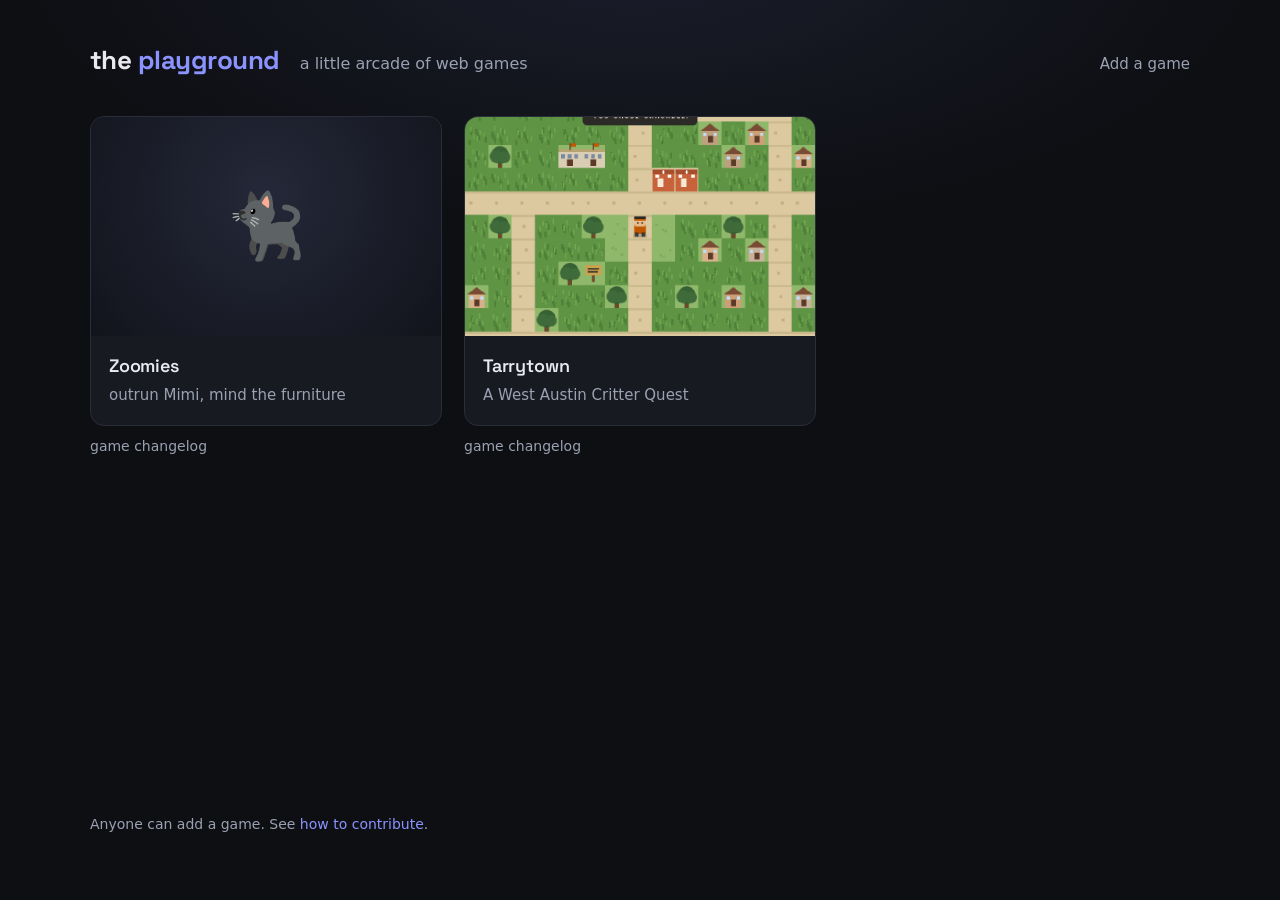
<file: index.html>
<!DOCTYPE html>
<html lang="en">
<head>
<meta charset="UTF-8">
<meta name="viewport" content="width=device-width, initial-scale=1.0">
<title>The Playground</title>
<meta name="description" content="A little arcade of web games.">
<link rel="preconnect" href="https://fonts.googleapis.com">
<link rel="preconnect" href="https://fonts.gstatic.com" crossorigin>
<link href="https://fonts.googleapis.com/css2?family=Space+Grotesk:wght@500;600;700&display=swap" rel="stylesheet">
<link rel="stylesheet" href="assets/style.css">
</head>
<body>
  <header class="site-head">
    <div class="logo">the <span class="mark">playground</span></div>
    <span class="tagline">a little arcade of web games</span>
    <nav class="topnav">
      <a href="https://github.com/cnellington/playground">Add a game</a>
    </nav>
  </header>

  <main>
    <section id="library" class="grid" aria-label="Game library">
      <p class="loading">Loading games…</p>
    </section>
  </main>

  <footer class="site-foot">
    Anyone can add a game. See
    <a href="https://github.com/cnellington/playground/blob/main/CONTRIBUTING.md">how to contribute</a>.
  </footer>

<script>
/* The library renders entirely from games.json, which build.py generates by
   aggregating every games/<slug>/game.json. Adding a game never touches this
   file — that is what keeps merges painless for non-technical contributors. */
const library = document.getElementById('library');

function card(game) {
  const cell = document.createElement('div');
  cell.className = 'cell';

  // The whole card links to the game, and nothing else.
  const a = document.createElement('a');
  a.className = 'card';
  a.href = game.path;

  const art = document.createElement('div');
  art.className = 'card-art';
  if (game.thumbnail) {
    const img = document.createElement('img');
    img.src = game.path + game.thumbnail;
    img.alt = game.title + ' screenshot';
    img.loading = 'lazy';
    art.appendChild(img);
  } else {
    art.classList.add('emoji');
    art.textContent = game.icon || '🎮';
  }

  const body = document.createElement('div');
  body.className = 'card-body';
  const h = document.createElement('h2');
  h.textContent = game.title;
  const tg = document.createElement('p');
  tg.className = 'card-tagline';
  tg.textContent = game.tagline || '';
  body.append(h, tg);

  a.append(art, body);
  cell.appendChild(a);

  // The game's changelog is a separate link below the card.
  if (game.hasChangelog) {
    const cl = document.createElement('a');
    cl.className = 'game-cl';
    cl.href = game.path + 'changelog.html';
    cl.textContent = 'game changelog';
    cell.appendChild(cl);
  }

  return cell;
}

fetch('games.json')
  .then(r => r.json())
  .then(games => {
    library.innerHTML = '';
    if (!games.length) {
      library.innerHTML = '<p class="loading">No games yet. Be the first to add one!</p>';
      return;
    }
    games.forEach(g => library.appendChild(card(g)));
  })
  .catch(() => {
    library.innerHTML = '<p class="loading">Could not load the game list. Try a hard refresh.</p>';
  });
</script>
</body>
</html>
</file>
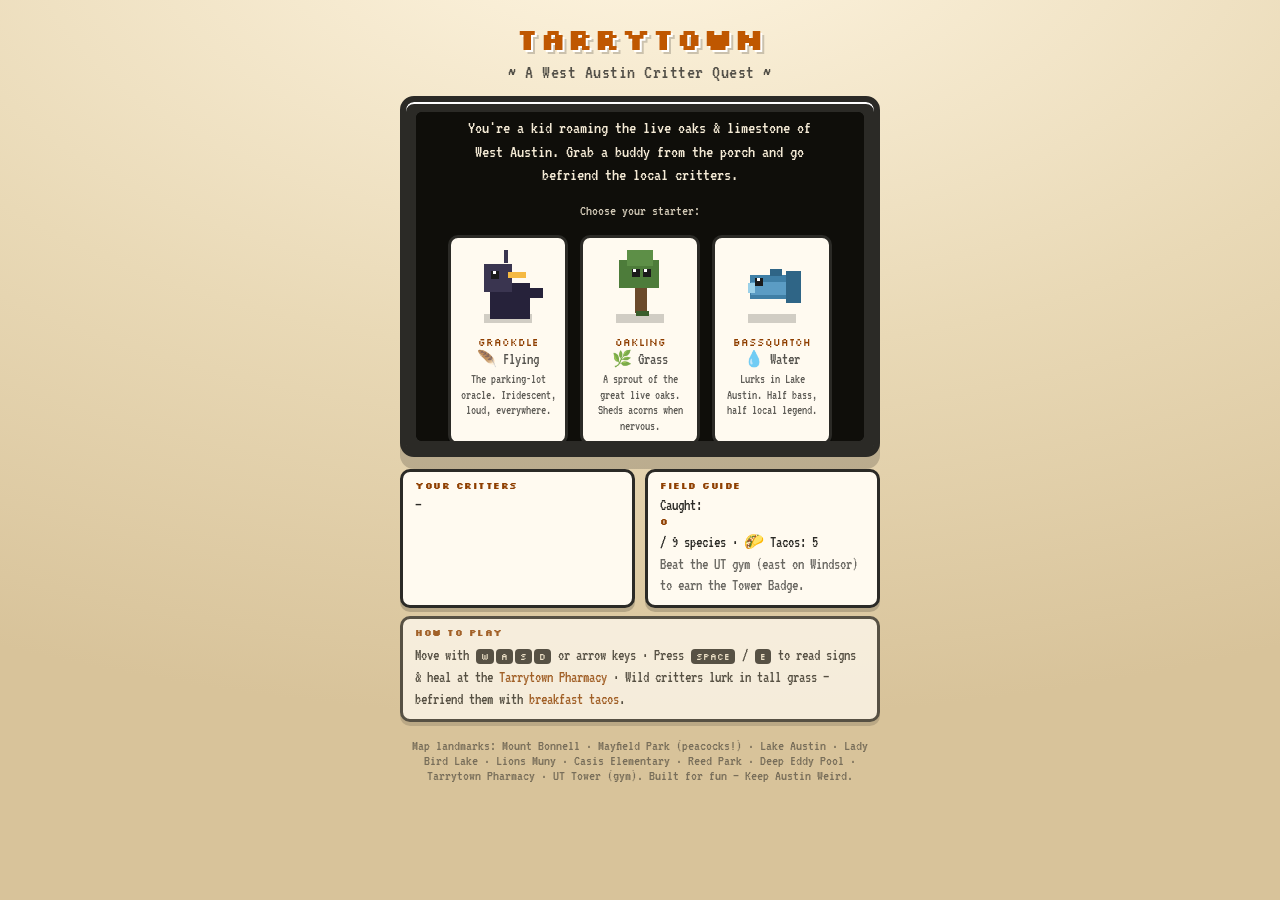
<file: games/tarrytown/index.html>
<!DOCTYPE html>
<html lang="en">
<head>
<meta charset="UTF-8">
<meta name="viewport" content="width=device-width, initial-scale=1.0">
<title>TARRYTOWN — A West Austin Critter Quest</title>
<link rel="preconnect" href="https://fonts.googleapis.com">
<link rel="preconnect" href="https://fonts.gstatic.com" crossorigin>
<link href="https://fonts.googleapis.com/css2?family=Silkscreen:wght@400;700&family=VT323&display=swap" rel="stylesheet">
<style>
  :root{
    --cream:#f4ead5;
    --ink:#2b2a26;
    --orange:#bf5700;      /* burnt orange */
    --orange-dk:#8f3f00;
    --grass:#8fb86a;
    --tall:#5f9445;
    --water:#5b92c4;
    --road:#ddc9a0;
    --rock:#cdbb9d;
    --tree:#3f6b3a;
    --hp-green:#6abe30;
    --hp-yellow:#f7d038;
    --hp-red:#d04648;
    --panel:#fffaf0;
  }
  *{box-sizing:border-box;margin:0;padding:0;}
  html,body{height:100%;}
  body{
    background:
      radial-gradient(120% 90% at 50% -10%, #fff6e2 0%, #e9d9b6 55%, #d8c39a 100%);
    font-family:'VT323',monospace;
    color:var(--ink);
    display:flex;flex-direction:column;align-items:center;justify-content:flex-start;
    min-height:100%;
    padding:18px 12px 40px;
    image-rendering:pixelated;
  }
  h1.title{
    font-family:'Silkscreen',monospace;
    font-weight:700;
    font-size:clamp(18px,4.4vw,30px);
    color:var(--orange);
    text-shadow:2px 2px 0 #fff, 4px 4px 0 rgba(0,0,0,.18);
    letter-spacing:1px;
    text-align:center;
    line-height:1.4;
    margin-bottom:2px;
  }
  .subtitle{
    font-size:20px;color:var(--ink);opacity:.8;text-align:center;margin-bottom:14px;
    letter-spacing:.5px;
  }
  .frame{
    position:relative;
    width:480px;max-width:96vw;
    border:6px solid var(--ink);
    border-radius:14px;
    background:#2b2a26;
    box-shadow:0 12px 0 rgba(0,0,0,.18), 0 2px 0 #fff inset;
    padding:10px;
  }
  .screen{
    position:relative;
    width:100%;
    aspect-ratio:480/352;
    background:#000;
    border-radius:6px;
    overflow:hidden;
    image-rendering:pixelated;
  }
  canvas#game{width:100%;height:100%;display:block;image-rendering:pixelated;}

  /* generic overlay panels */
  .overlay{
    position:absolute;inset:0;display:none;flex-direction:column;
    align-items:center;justify-content:center;text-align:center;
    background:rgba(20,18,14,.78);
    color:var(--cream);
    padding:18px;
  }
  .overlay.show{display:flex;}
  .overlay h2{font-family:'Silkscreen';font-size:18px;color:var(--orange);margin-bottom:10px;text-shadow:2px 2px 0 #000;}
  .overlay p{font-size:20px;line-height:1.3;max-width:90%;margin-bottom:14px;}

  .btn{
    font-family:'Silkscreen';font-size:11px;
    background:var(--cream);color:var(--ink);
    border:3px solid var(--ink);border-radius:8px;
    padding:10px 14px;cursor:pointer;
    box-shadow:0 4px 0 var(--orange-dk);
    transition:transform .05s, box-shadow .05s;
    letter-spacing:.5px;
  }
  .btn:hover{background:#fff;}
  .btn:active{transform:translateY(3px);box-shadow:0 1px 0 var(--orange-dk);}
  .btn.sel{background:var(--orange);color:#fff;}

  .starter-row{display:flex;gap:12px;flex-wrap:wrap;justify-content:center;margin:8px 0 4px;}
  .starter{
    background:var(--panel);border:3px solid var(--ink);border-radius:10px;
    padding:10px 8px 8px;width:120px;cursor:pointer;color:var(--ink);
    box-shadow:0 5px 0 rgba(0,0,0,.25);transition:transform .08s;
  }
  .starter:hover{transform:translateY(-3px);}
  .starter canvas{width:84px;height:84px;display:block;margin:0 auto 4px;image-rendering:pixelated;}
  .starter .nm{font-family:'Silkscreen';font-size:10px;color:var(--orange-dk);}
  .starter .ty{font-size:16px;opacity:.8;}

  /* ---------- BATTLE UI ---------- */
  #battle{
    position:absolute;inset:0;display:none;flex-direction:column;
    background:linear-gradient(#bfe3ff 0%,#dff0d2 55%,#cfe6b0 100%);
  }
  #battle.show{display:flex;}
  .battle-field{position:relative;flex:1;}
  .mon-slot{position:absolute;display:flex;flex-direction:column;align-items:center;}
  .enemy-slot{top:6px;right:12px;}
  .player-slot{bottom:6px;left:12px;}
  .mon-slot canvas{width:96px;height:96px;image-rendering:pixelated;filter:drop-shadow(2px 4px 0 rgba(0,0,0,.25));}
  .hpcard{
    background:var(--panel);border:3px solid var(--ink);border-radius:8px;
    padding:5px 8px;min-width:148px;box-shadow:0 3px 0 rgba(0,0,0,.25);
    position:absolute;
  }
  .enemy-card{top:18px;right:116px;}
  .player-card{bottom:18px;left:116px;}
  .hpcard .row1{display:flex;justify-content:space-between;align-items:baseline;font-family:'Silkscreen';font-size:9px;}
  .hpcard .lvl{color:var(--orange-dk);}
  .hpbar-wrap{margin-top:4px;height:9px;background:#3a3a3a;border-radius:5px;overflow:hidden;border:1px solid #000;}
  .hpbar{height:100%;width:100%;background:var(--hp-green);transition:width .35s ease, background .3s;}
  .hptext{font-family:'VT323';font-size:15px;text-align:right;line-height:1;}
  .xpbar-wrap{margin-top:3px;height:4px;background:#2b2a26;border-radius:3px;overflow:hidden;}
  .xpbar{height:100%;width:0;background:#54b3f0;transition:width .35s;}

  .battle-ui{
    background:var(--panel);border-top:4px solid var(--ink);
    min-height:96px;display:flex;flex-direction:column;
  }
  #msgbox{
    font-family:'VT323';font-size:21px;color:var(--ink);
    padding:9px 12px;flex:1;display:flex;align-items:center;
    line-height:1.15;min-height:54px;
  }
  .menu-grid{display:grid;grid-template-columns:1fr 1fr;gap:7px;padding:8px 10px 10px;}
  .menu-grid.hide{display:none;}
  .mbtn{
    font-family:'Silkscreen';font-size:11px;text-transform:uppercase;
    background:var(--cream);border:3px solid var(--ink);border-radius:7px;
    padding:9px;cursor:pointer;text-align:left;color:var(--ink);
    box-shadow:0 3px 0 var(--orange-dk);letter-spacing:.5px;
  }
  .mbtn:hover{background:#fff;}
  .mbtn:active{transform:translateY(2px);box-shadow:0 1px 0 var(--orange-dk);}
  .mbtn .sub{display:block;font-family:'VT323';font-size:14px;color:#7a6f55;letter-spacing:0;margin-top:2px;}
  .mbtn:disabled{opacity:.4;cursor:not-allowed;}

  /* HUD under screen */
  .hud{
    width:480px;max-width:96vw;margin-top:12px;
    display:flex;gap:10px;align-items:stretch;flex-wrap:wrap;justify-content:center;
  }
  .hud-card{
    background:var(--panel);border:3px solid var(--ink);border-radius:10px;
    padding:8px 12px;box-shadow:0 4px 0 rgba(0,0,0,.18);
    font-size:18px;flex:1;min-width:150px;
  }
  .hud-card b{font-family:'Silkscreen';font-size:9px;color:var(--orange-dk);display:block;margin-bottom:4px;letter-spacing:.5px;}
  .party-list{display:flex;flex-direction:column;gap:3px;}
  .party-item{display:flex;align-items:center;gap:6px;font-size:17px;}
  .party-item .dot{width:9px;height:9px;border-radius:50%;background:var(--hp-green);flex:none;border:1px solid #000;}
  .party-item.fainted{opacity:.45;}
  .party-item.fainted .dot{background:var(--hp-red);}
  .controls-note{font-size:16px;opacity:.75;line-height:1.4;}
  .controls-note kbd{
    font-family:'Silkscreen';font-size:9px;background:var(--ink);color:var(--cream);
    border-radius:4px;padding:2px 5px;margin:0 1px;
  }
  .credit{margin-top:16px;font-size:15px;opacity:.55;text-align:center;max-width:480px;}
  .toast{
    position:absolute;left:50%;top:10px;transform:translateX(-50%);
    background:var(--ink);color:var(--cream);font-family:'Silkscreen';font-size:9px;
    padding:7px 12px;border-radius:6px;opacity:0;transition:opacity .3s;pointer-events:none;
    z-index:5;text-align:center;max-width:90%;
  }
  .toast.show{opacity:1;}
</style>
</head>
<body>
  <h1 class="title">TARRYTOWN</h1>
  <div class="subtitle">~ A West Austin Critter Quest ~</div>

  <div class="frame">
    <div class="screen">
      <canvas id="game" width="480" height="352"></canvas>
      <div class="toast" id="toast"></div>

      <!-- Title / starter screen -->
      <div class="overlay show" id="introOverlay">
        <h2>Welcome to Tarrytown!</h2>
        <p style="font-size:18px;">You're a kid roaming the live oaks &amp; limestone of West Austin.
        Grab a buddy from the porch and go befriend the local critters.</p>
        <p style="font-size:15px;opacity:.85;margin-bottom:6px;">Choose your starter:</p>
        <div class="starter-row" id="starterRow"></div>
        <div style="font-size:14px;opacity:.7;margin-top:6px;">(Tap one to begin)</div>
      </div>

      <!-- Generic message overlay -->
      <div class="overlay" id="msgOverlay">
        <h2 id="msgTitle">—</h2>
        <p id="msgText">—</p>
        <button class="btn" id="msgBtn">OK</button>
      </div>

      <!-- Battle screen -->
      <div id="battle">
        <div class="battle-field">
          <div class="hpcard enemy-card">
            <div class="row1"><span id="eName">—</span><span class="lvl" id="eLvl">Lv1</span></div>
            <div class="hpbar-wrap"><div class="hpbar" id="eHp"></div></div>
          </div>
          <div class="mon-slot enemy-slot"><canvas id="eCanvas" width="96" height="96"></canvas></div>

          <div class="mon-slot player-slot"><canvas id="pCanvas" width="96" height="96"></canvas></div>
          <div class="hpcard player-card">
            <div class="row1"><span id="pName">—</span><span class="lvl" id="pLvl">Lv1</span></div>
            <div class="hpbar-wrap"><div class="hpbar" id="pHp"></div></div>
            <div class="hptext" id="pHpTxt">— / —</div>
            <div class="xpbar-wrap"><div class="xpbar" id="pXp"></div></div>
          </div>
        </div>
        <div class="battle-ui">
          <div id="msgbox">What will you do?</div>
          <div class="menu-grid" id="mainMenu">
            <button class="mbtn" data-act="fight">Fight</button>
            <button class="mbtn" data-act="taco">Offer Taco <span class="sub" id="tacoCount">x5</span></button>
            <button class="mbtn" data-act="swap">Swap</button>
            <button class="mbtn" data-act="run">Run</button>
          </div>
          <div class="menu-grid hide" id="moveMenu"></div>
          <div class="menu-grid hide" id="swapMenu"></div>
        </div>
      </div>
    </div>
  </div>

  <div class="hud">
    <div class="hud-card">
      <b>Your Critters</b>
      <div class="party-list" id="partyList"><div class="party-item">—</div></div>
    </div>
    <div class="hud-card">
      <b>Field Guide</b>
      <div id="dexInfo" style="font-size:16px;line-height:1.35;">Caught: 0 / 9 species<br><span style="opacity:.7">Walk in tall grass to find critters.</span></div>
    </div>
  </div>

  <div class="hud" style="margin-top:8px;">
    <div class="hud-card controls-note" style="flex:1 1 100%;">
      <b>How to play</b>
      Move with <kbd>W</kbd><kbd>A</kbd><kbd>S</kbd><kbd>D</kbd> or arrow keys ·
      Press <kbd>SPACE</kbd> / <kbd>E</kbd> to read signs &amp; heal at the
      <span style="color:var(--orange-dk)">Tarrytown Pharmacy</span> ·
      Wild critters lurk in tall grass — befriend them with <span style="color:var(--orange-dk)">breakfast tacos</span>.
    </div>
  </div>

  <div class="credit">
    Map landmarks: Mount Bonnell · Mayfield Park (peacocks!) · Lake Austin · Lady Bird Lake · Lions Muny · Casis Elementary · Reed Park · Deep Eddy Pool · Tarrytown Pharmacy · UT Tower (gym).
    Built for fun — Keep Austin Weird.
  </div>

<script>
/* =========================================================================
   TARRYTOWN — A West Austin Critter Quest
   A tiny Pokémon-style overworld + turn-based battler, all in one file.
   ========================================================================= */
(() => {
"use strict";

/* ----------------------------- CONSTANTS ------------------------------- */
const TILE = 32;
const MAP_W = 28, MAP_H = 20;
const VIEW_W = 15, VIEW_H = 11;       // tiles visible
const cvs = document.getElementById('game');
const ctx = cvs.getContext('2d');
ctx.imageSmoothingEnabled = false;

/* ----------------------------- TYPE CHART ------------------------------ */
// multiplier of attacker type vs defender type
const TYPES = ['Normal','Grass','Water','Rock','Flying'];
const CHART = {
  Normal:{},
  Grass:{ Water:2, Rock:2, Grass:.5, Flying:.5 },
  Water:{ Rock:2, Grass:.5 },
  Rock:{ Flying:2, Grass:.5 },
  Flying:{ Grass:2, Rock:.5 },
};
function typeMult(atk, def){ return (CHART[atk] && CHART[atk][def]) || 1; }
const TYPE_EMOJI = {Normal:'⭐',Grass:'🌿',Water:'💧',Rock:'🪨',Flying:'🪶'};

/* ----------------------------- MOVES ----------------------------------- */
const MOVES = {
  peck:       {name:'Peck',        type:'Flying', power:13},
  gust:       {name:'Gust',        type:'Flying', power:16},
  screech:    {name:'Screech',     type:'Flying', power:11},
  tackle:     {name:'Tackle',      type:'Normal', power:12},
  stampede:   {name:'Stampede',    type:'Normal', power:18},
  rollout:    {name:'Roll Out',    type:'Rock',   power:14},
  rockthrow:  {name:'Rock Throw',  type:'Rock',   power:17},
  vinelash:   {name:'Vine Lash',   type:'Grass',  power:16},
  acorntoss:  {name:'Acorn Toss',  type:'Grass',  power:12},
  splash:     {name:'Splash Bash', type:'Water',  power:16},
  ripple:     {name:'Ripple',      type:'Water',  power:13},
  migas:      {name:'Migas Munch', type:'Normal', power:21},
  sonicboom:  {name:'Sonic Squeak',type:'Flying', power:15},
};

/* --------------------------- SPECIES DATA ------------------------------ */
// base stats are at level 1; they scale with level.
const SPECIES = {
  grackdle: {name:'Grackdle', type:'Flying', hp:22, atk:11, catch:.55, color:'#3a3550',
    moves:['peck','screech'], blurb:'The parking-lot oracle. Iridescent, loud, everywhere.'},
  mayfowl:  {name:'Mayfowl',  type:'Flying', hp:26, atk:12, catch:.40, color:'#1c6e7d',
    moves:['gust','screech'], blurb:'A regal peacock that struts the gardens of Mayfield Park.'},
  echobat:  {name:'Echobat',  type:'Flying', hp:20, atk:13, catch:.45, color:'#5b4636',
    moves:['sonicboom','peck'], blurb:'Tiny dusk-flyer. Navigates the oaks by squeak.'},
  dillo:    {name:'Dillo',    type:'Rock',   hp:28, atk:11, catch:.48, color:'#9a8a72',
    moves:['rollout','tackle'], blurb:'Armored loafer. Curls into a perfect limestone-colored ball.'},
  bonnellith:{name:'Bonnellith',type:'Rock', hp:32, atk:13, catch:.32, color:'#b9a786',
    moves:['rockthrow','rollout'], blurb:'A living chunk of Mount Bonnell. Watches the river, says little.'},
  oakling:  {name:'Oakling',  type:'Grass',  hp:27, atk:12, catch:.50, color:'#4d7c3a',
    moves:['vinelash','acorntoss'], blurb:'A sprout of the great live oaks. Sheds acorns when nervous.'},
  bassquatch:{name:'Bassquatch',type:'Water',hp:26, atk:13, catch:.42, color:'#3f7fa6',
    moves:['splash','ripple'], blurb:'Lurks in Lake Austin. Half bass, half local legend.'},
  hornling: {name:'Hornling', type:'Normal', hp:30, atk:13, catch:.38, color:'#c87b3c',
    moves:['stampede','tackle'], blurb:'A pint-sized longhorn. Already very sure of itself.'},
  tacotl:   {name:'Tacotl',   type:'Normal', hp:34, atk:15, catch:.18, color:'#e0a23b',
    moves:['migas','tackle'], blurb:'The fabled breakfast-taco spirit. Smells faintly of bacon & queso.'},
};
const SPECIES_KEYS = Object.keys(SPECIES);

/* --------------------------- SPRITE DRAWERS ---------------------------- */
// Each draws a critter centered in a box of size `s` at (cx,cy) on ctx2.
// flip = facing (player critters face right, enemies face left -> flip).
function px(c, x, y, w, h, col){ c.fillStyle = col; c.fillRect(Math.round(x),Math.round(y),Math.ceil(w),Math.ceil(h)); }
function eye(c,x,y,r){ px(c,x-r,y-r,r*2,r*2,'#1a1a1a'); px(c,x-r+ r*0.4,y-r,r*0.7,r*0.7,'#fff'); }

const SPRITES = {
  grackdle(c,cx,cy,s){ // glossy black bird
    px(c,cx-s*.22,cy-s*.05,s*.5,s*.45,'#26223a');
    px(c,cx-s*.30,cy-s*.28,s*.34,s*.34,'#3a3550'); // head
    px(c,cx+s*.0,cy-s*.18,s*.22,s*.07,'#f5b942');  // beak
    px(c,cx+s*.18,cy+s*.02,s*.26,s*.12,'#26223a');  // tail
    px(c,cx-s*.05,cy-s*.46,s*.05,s*.16,'#3a3550');  // crest
    eye(c,cx-s*.16,cy-s*.15,s*.05);
  },
  mayfowl(c,cx,cy,s){ // peacock w/ fan
    for(let i=0;i<5;i++){ const a=(i-2)*0.32; const fx=cx+Math.sin(a)*s*.42, fy=cy-Math.cos(a)*s*.42 - s*.05;
      px(c,fx-s*.06,fy-s*.06,s*.12,s*.12,'#1c6e7d'); px(c,fx-s*.03,fy-s*.03,s*.06,s*.06,'#caa12e'); }
    px(c,cx-s*.16,cy-s*.02,s*.34,s*.4,'#0f4f5c');   // body
    px(c,cx-s*.26,cy-s*.24,s*.22,s*.22,'#1c8a99');  // head
    px(c,cx-s*.30,cy-s*.16,s*.1,s*.05,'#caa12e');   // beak
    px(c,cx-s*.18,cy-s*.40,s*.04,s*.12,'#1c8a99');  // plume
    eye(c,cx-s*.18,cy-s*.16,s*.045);
  },
  echobat(c,cx,cy,s){
    px(c,cx-s*.12,cy-s*.06,s*.24,s*.3,'#5b4636'); // body
    px(c,cx-s*.46,cy-s*.2,s*.3,s*.34,'#735841'); // wing L
    px(c,cx+s*.16,cy-s*.2,s*.3,s*.34,'#735841');  // wing R
    px(c,cx-s*.1,cy-s*.26,s*.07,s*.12,'#5b4636');  // ear
    px(c,cx+s*.03,cy-s*.26,s*.07,s*.12,'#5b4636');
    eye(c,cx-s*.04,cy-s*.04,s*.045); eye(c,cx+s*.06,cy-s*.04,s*.045);
  },
  dillo(c,cx,cy,s){
    px(c,cx-s*.3,cy-s*.06,s*.5,s*.3,'#9a8a72'); // shell
    for(let i=0;i<4;i++) px(c,cx-s*.28+i*s*.13,cy-s*.06,s*.03,s*.3,'#7d6f59');
    px(c,cx+s*.16,cy-s*.02,s*.2,s*.18,'#b3a489'); // head
    px(c,cx+s*.3,cy+s*.02,s*.1,s*.06,'#b3a489');  // snout
    px(c,cx-s*.32,cy+s*.04,s*.16,s*.07,'#7d6f59'); // tail
    eye(c,cx+s*.24,cy+s*.02,s*.04);
  },
  bonnellith(c,cx,cy,s){
    px(c,cx-s*.3,cy-s*.22,s*.6,s*.5,'#b9a786'); // boulder
    px(c,cx-s*.3,cy-s*.22,s*.6,s*.1,'#cdbb9d');
    px(c,cx-s*.2,cy+s*.0,s*.12,s*.1,'#8c7d62'); // crack
    px(c,cx+s*.06,cy-s*.06,s*.14,s*.08,'#8c7d62');
    eye(c,cx-s*.08,cy-s*.06,s*.05); eye(c,cx+s*.1,cy-s*.06,s*.05);
  },
  oakling(c,cx,cy,s){
    px(c,cx-s*.06,cy-s*.02,s*.14,s*.34,'#6b4a2b'); // trunk
    px(c,cx-s*.26,cy-s*.34,s*.5,s*.34,'#4d7c3a'); // canopy
    px(c,cx-s*.16,cy-s*.46,s*.32,s*.2,'#5d8f47');
    px(c,cx-s*.05,cy+s*.3,s*.16,s*.06,'#3a5e2c'); // base
    eye(c,cx-s*.06,cy-s*.18,s*.045); eye(c,cx+s*.08,cy-s*.18,s*.045);
  },
  bassquatch(c,cx,cy,s){
    px(c,cx-s*.28,cy-s*.14,s*.5,s*.3,'#3f7fa6'); // body
    px(c,cx-s*.26,cy-s*.06,s*.46,s*.16,'#5b9cc4');
    px(c,cx+s*.18,cy-s*.2,s*.18,s*.4,'#2f6586'); // tail
    px(c,cx-s*.3,cy-s*.04,s*.08,s*.12,'#9ad0e8'); // mouth
    px(c,cx-s*.02,cy-s*.22,s*.14,s*.08,'#2f6586'); // fin
    eye(c,cx-s*.16,cy-s*.06,s*.05);
  },
  hornling(c,cx,cy,s){
    px(c,cx-s*.24,cy-s*.04,s*.46,s*.32,'#c87b3c'); // body
    px(c,cx-s*.34,cy-s*.18,s*.22,s*.22,'#d98c4d'); // head
    px(c,cx-s*.44,cy-s*.22,s*.18,s*.05,'#f0e6d0'); // horn L
    px(c,cx-s*.14,cy-s*.22,s*.18,s*.05,'#f0e6d0'); // horn R
    px(c,cx-s*.2,cy+s*.24,s*.06,s*.12,'#8f5526'); // legs
    px(c,cx+s*.08,cy+s*.24,s*.06,s*.12,'#8f5526');
    eye(c,cx-s*.26,cy-s*.12,s*.045);
  },
  tacotl(c,cx,cy,s){ // breakfast taco spirit
    px(c,cx-s*.32,cy-s*.12,s*.64,s*.34,'#e7c073'); // tortilla
    px(c,cx-s*.32,cy-s*.12,s*.64,s*.1,'#f0d28a');
    px(c,cx-s*.26,cy+s*.04,s*.52,s*.1,'#d8742f'); // egg/bacon
    px(c,cx-s*.2,cy+s*.02,s*.12,s*.06,'#f4e04d');  // egg
    px(c,cx+s*.0,cy+s*.06,s*.16,s*.05,'#3f8f3f');  // cilantro
    px(c,cx-s*.34,cy-s*.34,s*.05,s*.16,'#fff2c2'); // steam
    px(c,cx+s*.12,cy-s*.36,s*.05,s*.18,'#fff2c2');
    eye(c,cx-s*.1,cy-s*.02,s*.05); eye(c,cx+s*.08,cy-s*.02,s*.05);
  },
};
function drawCritter(c, key, w, h, flip){
  c.clearRect(0,0,w,h);
  c.save();
  if(flip){ c.translate(w,0); c.scale(-1,1); }
  // little shadow
  px(c, w*0.5-w*0.28, h*0.78, w*0.56, h*0.1, 'rgba(0,0,0,0.18)');
  (SPRITES[key]||SPRITES.grackdle)(c, w*0.5, h*0.46, Math.min(w,h)*0.95);
  c.restore();
}

/* ---------------------------- BUILD THE MAP ----------------------------
   Laid out to match real Tarrytown, looking NORTH-up:
     West edge  = Lake Austin            South edge = Lady Bird Lake (river bend)
     Far NW     = Mount Bonnell bluff    NW         = Mayfield Park / Laguna Gloria
     SW         = Lions Muny golf course Center     = Exposition Blvd spine
     E-W roads  = Windsor Rd & Enfield Rd  East edge = MoPac greenbelt
   tile codes:
     . mowed yard (walk)   , tall grass/greenbelt (encounter)   = road (walk, safe)
     T live oak (block)    ~ water (block)    ^ limestone bluff (block)
     H Tarrytown Pharmacy (heal)   C Casis Elementary   D Deep Eddy pool
     h house (block)   S sign   b Bonnell overlook   m Mayfield Park   */
const map = [];
for(let y=0;y<MAP_H;y++){
  const row=[];
  for(let x=0;x<MAP_W;x++) row.push(',');        // default: leafy greenbelt
  map.push(row);
}
function setT(x,y,t){ if(y>=0&&y<MAP_H&&x>=0&&x<MAP_W) map[y][x]=t; }
function getT(x,y){ if(y<0||y>=MAP_H||x<0||x>=MAP_W) return 'T'; return map[y][x]; }
function rect(x0,y0,x1,y1,t){ for(let y=y0;y<=y1;y++) for(let x=x0;x<=x1;x++) setT(x,y,t); }

// --- boundaries ---
rect(0,0,MAP_W-1,0,'T');               // north tree line (toward 35th St / Camp Mabry)
rect(26,1,27,MAP_H-1,'T');             // east buffer (MoPac greenbelt)
// --- Lake Austin: the western shoreline ---
rect(0,1,2,16,'~'); setT(1,17,'~'); setT(2,17,'~');
// --- Lady Bird Lake / Colorado River: the southern bend ---
rect(2,18,24,19,'~'); rect(3,17,18,17,'~'); rect(0,17,1,19,'~');
// --- Mount Bonnell: limestone bluff, far NW above the lake ---
rect(3,1,6,2,'^'); setT(5,2,'b');      // overlook
// --- roads: Exposition Blvd (N-S spine), Windsor & Enfield (E-W) ---
rect(14,1,14,17,'=');                  // Exposition Blvd
rect(3,7,24,7,'=');                    // Windsor Road
rect(3,13,22,13,'=');                  // Enfield Road
rect(9,8,9,16,'=');                    // Pecos St (west connector)
rect(20,3,20,13,'=');                  // Westover Rd (east connector)
rect(14,3,20,3,'=');                   // Bridle Path (north connector)
// --- Tarrytown Pharmacy + shopping center (Exposition & Windsor) ---
setT(15,6,'H'); setT(16,6,'H'); setT(15,7,'='); setT(16,7,'=');
// --- Casis Elementary (Exposition & Westover, west-central) ---
setT(11,5,'C'); setT(12,5,'C');
// --- Lions Municipal Golf Course ("Muny"), SW along the lake ---
setT(5,13,'S');
// --- Reed Park (central) ---
setT(12,10,'S'); setT(11,10,'T'); setT(13,11,'T');
// --- Deep Eddy Pool, south by the river ---
setT(7,16,'D'); setT(8,16,'D');
// --- Mayfield Park / Laguna Gloria (NW, near the lake) ---
setT(6,4,'m'); setT(4,4,'T'); setT(8,5,'T');
// --- residential streets: houses tucked among the oaks ---
[[17,4],[19,4],[22,4],[18,5],[21,5],[23,6],[17,9],[19,9],[22,10],
 [18,11],[21,11],[23,12],[6,9],[7,11],[6,15],[10,15],[22,15],[24,9]]
 .forEach(([x,y])=>{ if(getT(x,y)===',') setT(x,y,'h'); });
// --- scattered live oaks for texture ---
[[4,6],[8,8],[12,8],[18,8],[23,9],[5,11],[10,12],[16,11],[24,5],[3,15],[19,15]]
 .forEach(([x,y])=>{ if(getT(x,y)===',') setT(x,y,'T'); });
// --- UT campus gym: the Tower, east on Windsor toward the Forty Acres ---
setT(24,6,'G');
// --- safe yard around the spawn (Exposition, just S of Windsor) ---
[[13,8],[15,8],[14,9],[13,9],[15,9]].forEach(([x,y])=>{ if(getT(x,y)===',') setT(x,y,'.'); });
setT(14,8,'=');

const BLOCKED = new Set(['T','~','^','H','S','b','m','h','C','D','G']);
function walkable(x,y){ return !BLOCKED.has(getT(x,y)); }

/* zone -> encounter pool (mirrors the geography above) */
function zoneAt(x,y){
  if(x<=2 || y>=16) return 'lake';        // west lake & south river shore
  if(x<=6 && y<=3) return 'bonnell';      // Mount Bonnell bluff
  if(x<=11 && y<=6) return 'mayfield';    // Mayfield Park / Laguna Gloria
  if(x<=11 && y>=11) return 'muny';       // Lions Muny fairways
  return 'residential';                    // leafy residential streets
}
const POOLS = {
  lake:        ['bassquatch','bassquatch','grackdle'],
  bonnell:     ['bonnellith','bonnellith','dillo','grackdle'],
  mayfield:    ['mayfowl','echobat','echobat','grackdle'],
  muny:        ['grackdle','hornling','oakling','dillo'],
  residential: ['grackdle','grackdle','grackdle','dillo','hornling','echobat'],
};

/* ----------------------------- GAME STATE ------------------------------ */
const game = {
  px:14, py:8,            // player tile (Exposition Blvd, just south of the Pharmacy)
  ox:0, oy:0,             // pixel offset during a step (for animation)
  dir:'down',
  moving:false, mvFrom:null, mvProg:0,
  walkFrame:0,
  party:[],               // array of critter instances
  active:0,               // index of active battler
  tacos:5,
  caught:new Set(),
  badges:new Set(),
  state:'intro',          // intro | overworld | battle | message
  steps:0,
};

/* critter instance factory */
function makeCritter(key, level){
  const sp = SPECIES[key];
  const maxHp = Math.round(sp.hp + (level-1)*4);
  const atk   = Math.round(sp.atk + (level-1)*1.6);
  return {
    key, name:sp.name, type:sp.type, level,
    maxHp, hp:maxHp, atk,
    moves: sp.moves.slice(),
    xp:0, xpNext: level*level*6 + 12,
  };
}
function recalcStats(cr){
  const sp = SPECIES[cr.key];
  const ratio = cr.hp/cr.maxHp;
  cr.maxHp = Math.round(sp.hp + (cr.level-1)*4);
  cr.atk   = Math.round(sp.atk + (cr.level-1)*1.6);
  cr.hp = Math.max(1, Math.round(cr.maxHp*ratio));
}

/* ----------------------------- RENDERING ------------------------------- */
const tileColor = {'.':'#8fb86a',',':'#5f9445','=':'#ddc9a0','~':'#5b92c4','^':'#cdbb9d','T':'#8fb86a','H':'#ddc9a0','S':'#8fb86a','b':'#cdbb9d','m':'#5f9445','h':'#8fb86a','C':'#8fb86a','D':'#8fb86a','G':'#8fb86a'};

function drawTile(t,sx,sy,tx,ty){
  // base
  ctx.fillStyle = tileColor[t]||'#8fb86a';
  ctx.fillRect(sx,sy,TILE,TILE);
  const seed = (tx*31 + ty*17);
  if(t===','){ // tall grass blades
    ctx.fillStyle='#4f8038';
    for(let i=0;i<6;i++){ const gx=sx+4+((seed*7+i*11)%24), gy=sy+8+((seed*5+i*7)%18);
      ctx.fillRect(gx,gy,3,8); }
    ctx.fillStyle='#6fa64f';
    for(let i=0;i<5;i++){ const gx=sx+6+((seed*3+i*13)%22), gy=sy+6+((seed*9+i*5)%18);
      ctx.fillRect(gx,gy,2,7); }
  } else if(t==='.'){ ctx.fillStyle='#7faa5b'; for(let i=0;i<3;i++){ ctx.fillRect(sx+5+((seed*5+i*9)%22),sy+10+((seed*3+i*7)%16),3,3);} }
  else if(t==='~'){ // water shimmer
    ctx.fillStyle='#74a8d4';
    const ph = Math.sin((animClock/420)+(tx+ty))*2;
    ctx.fillRect(sx+4,sy+8+ph,12,3); ctx.fillRect(sx+18,sy+18-ph,9,3);
  } else if(t==='='){ // limestone path speckles
    ctx.fillStyle='#cbb98e'; ctx.fillRect(sx,sy,TILE,3); ctx.fillStyle='#c4af83';
    ctx.fillRect(sx+6+((seed)%14),sy+14,4,4);
  } else if(t==='^'){ // rock
    ctx.fillStyle='#bba98a'; ctx.fillRect(sx+3,sy+3,TILE-6,TILE-6);
    ctx.fillStyle='#a5957a'; ctx.fillRect(sx+6,sy+18,9,6);
    ctx.fillStyle='#dcccae'; ctx.fillRect(sx+5,sy+5,TILE-12,5);
  }
  if(t==='T'){ // tree on top of grass
    ctx.fillStyle='#6b4a2b'; ctx.fillRect(sx+TILE/2-3,sy+TILE-12,6,12);
    ctx.fillStyle='#356135'; ctx.beginPath(); ctx.arc(sx+TILE/2,sy+TILE/2-2,12,0,7); ctx.fill();
    ctx.fillStyle='#3f6b3a'; ctx.beginPath(); ctx.arc(sx+TILE/2-5,sy+TILE/2,9,0,7); ctx.fill();
    ctx.beginPath(); ctx.arc(sx+TILE/2+6,sy+TILE/2+1,8,0,7); ctx.fill();
  }
  if(t==='H'){ // pharmacy building
    ctx.fillStyle='#c8623a'; ctx.fillRect(sx+1,sy+6,TILE-2,TILE-6);
    ctx.fillStyle='#a44e2c'; ctx.fillRect(sx+1,sy+2,TILE-2,6);
    ctx.fillStyle='#f4ead5'; ctx.fillRect(sx+8,sy+14,8,12); // door
    ctx.fillStyle='#fff'; ctx.fillRect(sx+5,sy+9,5,4); ctx.fillRect(sx+22,sy+9,5,4);
    // little + cross
    ctx.fillStyle='#fff'; ctx.fillRect(sx+TILE/2-1,sy+3,2,5); ctx.fillRect(sx+TILE/2-2,sy+5,4,1);
  }
  if(t==='h'){ // residential house
    const pal=['#d6b18a','#cd9f76','#c8b39a','#bfa07e'][(tx*3+ty*5)%4];
    ctx.fillStyle=pal; ctx.fillRect(sx+5,sy+12,TILE-10,TILE-12);     // walls
    ctx.fillStyle='#7a4b34'; // roof
    ctx.beginPath(); ctx.moveTo(sx+3,sy+13); ctx.lineTo(sx+TILE/2,sy+3); ctx.lineTo(sx+TILE-3,sy+13); ctx.closePath(); ctx.fill();
    ctx.fillStyle='#5c3a28'; ctx.fillRect(sx+13,sy+20,7,9);           // door
    ctx.fillStyle='#bfe3ff'; ctx.fillRect(sx+7,sy+16,4,4); ctx.fillRect(sx+21,sy+16,4,4); // windows
  }
  if(t==='C'){ // Casis Elementary
    ctx.fillStyle='#d9cdb4'; ctx.fillRect(sx,sy+8,TILE,TILE-8);       // building
    ctx.fillStyle='#b8a374'; ctx.fillRect(sx,sy+6,TILE,4);            // trim
    ctx.fillStyle='#7a8aa0'; for(let i=0;i<3;i++) ctx.fillRect(sx+4+i*9,sy+13,5,6); // windows
    ctx.fillStyle='#5c3a28'; ctx.fillRect(sx+12,sy+20,8,9);           // door
    ctx.fillStyle='#6b4a2b'; ctx.fillRect(sx+TILE/2-1,sy-2,2,9);      // flagpole
    ctx.fillStyle='#bf5700'; ctx.fillRect(sx+TILE/2+1,sy-2,7,5);      // flag
  }
  if(t==='D'){ // Deep Eddy pool
    ctx.fillStyle='#cbb98e'; ctx.fillRect(sx+1,sy+1,TILE-2,TILE-2);   // deck
    ctx.fillStyle='#3fa9d6'; ctx.fillRect(sx+4,sy+4,TILE-8,TILE-8);   // water
    const ph=Math.sin((animClock/380)+(tx+ty))*1.5;
    ctx.fillStyle='#7fd0ef'; ctx.fillRect(sx+6,sy+9+ph,TILE-12,2); ctx.fillRect(sx+6,sy+17-ph,TILE-14,2);
    ctx.fillStyle='#e8e8e8'; ctx.fillRect(sx+TILE/2-1,sy+4,2,TILE-8); // lane line
  }
  if(t==='G'){ // UT Tower — the gym
    ctx.fillStyle='#e6dcc4'; ctx.fillRect(sx+3,sy+22,TILE-6,8);     // plaza base
    ctx.fillStyle='#f3ecdb'; ctx.fillRect(sx+10,sy+5,12,18);        // tower shaft
    ctx.fillStyle='#bf5700'; ctx.fillRect(sx+10,sy+4,12,3);         // orange-lit observation deck
    ctx.fillStyle='#bf5700'; ctx.fillRect(sx+13,sy+1,6,3);          // crown
    ctx.fillStyle='#f7efdc'; ctx.fillRect(sx+13,sy+9,6,6);          // clock face
    ctx.fillStyle='#2b2a26'; ctx.fillRect(sx+15,sy+10,1,4); ctx.fillRect(sx+16,sy+12,2,1);
    ctx.fillStyle='#c9b99b'; for(let i=0;i<3;i++) ctx.fillRect(sx+11,sy+16+i*2,10,1); // floors
    ctx.fillStyle='#9a8a72'; ctx.fillRect(sx+14,sy+25,4,5);         // doorway
  }
  if(t==='S'||t==='b'||t==='m'){ // sign post
    ctx.fillStyle='#6b4a2b'; ctx.fillRect(sx+TILE/2-2,sy+14,4,14);
    ctx.fillStyle = t==='m' ? '#2c8f63' : (t==='b'?'#9a8a72':'#caa14e');
    ctx.fillRect(sx+5,sy+5,TILE-10,14);
    ctx.fillStyle='#2b2a26'; ctx.fillRect(sx+8,sy+9,TILE-16,2); ctx.fillRect(sx+8,sy+13,TILE-18,2);
  }
}

function drawPlayer(sx,sy){
  const bob = (game.moving && (Math.floor(game.walkFrame)%2===0)) ? 1 : 0;
  const y = sy - bob;
  // shadow
  ctx.fillStyle='rgba(0,0,0,0.2)'; ctx.fillRect(sx+7,sy+26,18,5);
  // body (burnt-orange shirt, the local uniform)
  ctx.fillStyle='#bf5700'; ctx.fillRect(sx+8,y+14,16,12);
  ctx.fillStyle='#3a3a3a'; ctx.fillRect(sx+9,y+24,5,6); ctx.fillRect(sx+18,y+24,5,6); // legs
  // head
  ctx.fillStyle='#e8b98a'; ctx.fillRect(sx+9,y+4,14,12);
  // cap
  ctx.fillStyle='#2b2a26'; ctx.fillRect(sx+8,y+2,16,5);
  ctx.fillStyle='#bf5700'; ctx.fillRect(sx+8,y+6,16,2);
  // face by direction
  ctx.fillStyle='#1a1a1a';
  if(game.dir==='down'){ ctx.fillRect(sx+12,y+10,2,2); ctx.fillRect(sx+18,y+10,2,2); }
  else if(game.dir==='up'){ ctx.fillStyle='#2b2a26'; ctx.fillRect(sx+8,y+2,16,9); }
  else if(game.dir==='left'){ ctx.fillRect(sx+11,y+10,2,2); }
  else if(game.dir==='right'){ ctx.fillRect(sx+19,y+10,2,2); }
}

let animClock = 0;
function render(){
  // camera centered on player, clamped
  let camX = (game.px*TILE + game.ox) - (VIEW_W*TILE)/2 + TILE/2;
  let camY = (game.py*TILE + game.oy) - (VIEW_H*TILE)/2 + TILE/2;
  camX = Math.max(0, Math.min(camX, MAP_W*TILE - VIEW_W*TILE));
  camY = Math.max(0, Math.min(camY, MAP_H*TILE - VIEW_H*TILE));

  ctx.fillStyle='#8fb86a'; ctx.fillRect(0,0,cvs.width,cvs.height);

  const startTx = Math.floor(camX/TILE), startTy = Math.floor(camY/TILE);
  for(let ty=startTy-1; ty<startTy+VIEW_H+1; ty++){
    for(let tx=startTx-1; tx<startTx+VIEW_W+1; tx++){
      const t = getT(tx,ty);
      const sx = tx*TILE - camX, sy = ty*TILE - camY;
      drawTile(t,sx,sy,tx,ty);
    }
  }
  // player
  const psx = (game.px*TILE+game.ox) - camX;
  const psy = (game.py*TILE+game.oy) - camY;
  drawPlayer(psx,psy);
}

/* --------------------------- MOVEMENT / INPUT -------------------------- */
const DIRS = { up:[0,-1], down:[0,1], left:[-1,0], right:[1,0] };
const keysDown = {};
function tryMove(dir){
  if(game.moving || game.state!=='overworld') return;
  game.dir = dir;
  const [dx,dy] = DIRS[dir];
  const nx = game.px+dx, ny = game.py+dy;
  if(!walkable(nx,ny)) { game.walkFrame=0; return; }
  game.moving = true; game.mvFrom=[game.px,game.py]; game.mvProg=0;
  game.px = nx; game.py = ny;
}
function interact(){
  if(game.state!=='overworld' || game.moving) return;
  const [dx,dy]=DIRS[game.dir];
  const fx=game.px+dx, fy=game.py+dy;
  const t=getT(fx,fy);
  if(t==='H'){ healParty(); }
  else if(t==='b'){ showMessage('Mount Bonnell', 'From the limestone bluff you look ~775 ft down at Lake Austin winding through the hills. A Bonnellith dozes in the sun. Worth every one of the 102 steps.'); }
  else if(t==='m'){ showMessage('Mayfield Park', 'Heritage cottage, koi ponds, and — yes — actual peacocks strutting the gardens beside Laguna Gloria. A Mayfowl eyes you regally.'); }
  else if(t==='C'){ showMessage('Casis Elementary', 'The neighborhood school on Exposition. A flag snaps in the breeze and grackles squabble over a dropped Goldfish cracker on the playground.'); }
  else if(t==='D'){ showMessage('Deep Eddy Pool', 'The oldest swimming pool in Texas, spring-fed and bracingly cold straight off the river. A Bassquatch glides through the deep end.'); }
  else if(t==='G'){
    if(firstHealthy()<0){ showMessage('UT — The Forty Acres Gym', 'A laid-back voice drifts from the shade of the Tower: "Come back when your critters can stand up, kid. Patch \'em up at the Pharmacy first."'); }
    else startGymBattle();
  }
  else if(t==='S'){
    if(fx===12&&fy===10) showMessage('Reed Park', 'Shady playground & the neighborhood pool off Pecos St. Grackdles hold their daily meetings on the fence.');
    else if(fx===5&&fy===13) showMessage('Lions Municipal Golf Course', '"Muny" — a historic public course hugging the lake since 1924. Hornlings graze the fairways at dawn.');
    else showMessage('Tarrytown', 'A leafy West Austin neighborhood of live oaks and limestone. Keep it weird.');
  }
}

document.addEventListener('keydown', e=>{
  const k=e.key.toLowerCase();
  if(game.state==='battle'){ return; } // battle is button-driven
  let dir=null;
  if(k==='arrowup'||k==='w') dir='up';
  else if(k==='arrowdown'||k==='s') dir='down';
  else if(k==='arrowleft'||k==='a') dir='left';
  else if(k==='arrowright'||k==='d') dir='right';
  if(dir){ e.preventDefault(); keysDown[dir]=true; }
  if(k===' '||k==='e'||k==='enter'){ e.preventDefault();
    if(game.state==='message'){ closeMessage(); } else { interact(); } }
});
document.addEventListener('keyup', e=>{
  const k=e.key.toLowerCase();
  if(k==='arrowup'||k==='w') keysDown.up=false;
  else if(k==='arrowdown'||k==='s') keysDown.down=false;
  else if(k==='arrowleft'||k==='a') keysDown.left=false;
  else if(k==='arrowright'||k==='d') keysDown.right=false;
});

/* ------------------------------ GAME LOOP ------------------------------ */
let last=performance.now();
function loop(now){
  const dt = Math.min(50, now-last); last=now; animClock+=dt;
  if(game.state==='overworld' || game.state==='message'){
    if(game.moving){
      game.mvProg += dt/130;
      game.walkFrame += dt/70;
      if(game.mvProg>=1){
        game.moving=false; game.ox=0; game.oy=0;
        onArrive();
      } else {
        const [fx,fy]=game.mvFrom;
        game.ox = (game.px-fx)*TILE*(game.mvProg-1);
        game.oy = (game.py-fy)*TILE*(game.mvProg-1);
      }
    } else if(game.state==='overworld'){
      // continuous movement if a key is held
      const held = keysDown.up?'up':keysDown.down?'down':keysDown.left?'left':keysDown.right?'right':null;
      if(held) tryMove(held);
    }
    render();
  }
  requestAnimationFrame(loop);
}

function onArrive(){
  game.steps++;
  const t = getT(game.px,game.py);
  if(t===','){
    // encounter chance
    if(Math.random()<0.16){ startBattle(); }
  }
}

/* ----------------------------- MESSAGES -------------------------------- */
const msgOverlay=document.getElementById('msgOverlay');
const msgTitle=document.getElementById('msgTitle');
const msgText=document.getElementById('msgText');
document.getElementById('msgBtn').onclick=closeMessage;
let msgCallback=null;
function showMessage(title,text,cb){
  game.state='message';
  msgTitle.textContent=title; msgText.textContent=text;
  msgOverlay.classList.add('show');
  msgCallback = cb || null;
}
function closeMessage(){
  msgOverlay.classList.remove('show');
  const cb=msgCallback; msgCallback=null;
  if(cb){ cb(); } else { game.state='overworld'; }
}

const toast=document.getElementById('toast'); let toastT=null;
function showToast(t){
  toast.textContent=t; toast.classList.add('show');
  clearTimeout(toastT); toastT=setTimeout(()=>toast.classList.remove('show'),1700);
}

/* ------------------------------- HEAL ---------------------------------- */
function healParty(){
  game.party.forEach(c=>{ c.hp=c.maxHp; });
  game.tacos = Math.max(game.tacos, 5);
  updateHUD();
  showMessage('Tarrytown Pharmacy', 'The pharmacist tops off your critters and slips you a fresh stack of breakfast tacos. "Y\'all stay weird now." (Party healed!)');
}

/* ------------------------------ BATTLE --------------------------------- */
const battleEl=document.getElementById('battle');
const eCanvas=document.getElementById('eCanvas').getContext('2d');
const pCanvas=document.getElementById('pCanvas').getContext('2d');
const msgbox=document.getElementById('msgbox');
const mainMenu=document.getElementById('mainMenu');
const moveMenu=document.getElementById('moveMenu');
const swapMenu=document.getElementById('swapMenu');
let enemy=null, busy=false;
let gym=null;   // active gym battle: {name, team:[critters], idx, winLine}

/* The UT gym leader — an original homage, not a real person:
   a laid-back Longhorn film professor & ex-quarterback who keeps it cosmic. */
const LEADER = {
  name: "Prof. Cosmo Rhodes",
  team: ['hornling','bonnellith','tacotl'],   // last one is the ace
  introLine: "Well now... look who wandered onto the Forty Acres. I teach a little film here — used to sling the pigskin too. Life's about the long view, kid. You, me, a few critters under the lights. Show me somethin'.",
  winLine: "Hah — look up. The Tower's burnin' orange for ya tonight. That's the good stuff right there. Take the Tower Badge, and keep that fire lit. Hook 'em. 🤘",
};

function firstHealthy(){ return game.party.findIndex(c=>c.hp>0); }

function startBattle(){
  const zone = zoneAt(game.px,game.py);
  let pool = POOLS[zone]||POOLS.muny;
  // rare Tacotl
  let key = (Math.random()<0.04) ? 'tacotl' : pool[Math.floor(Math.random()*pool.length)];
  // level near your party's avg
  const avg = Math.max(1, Math.round(game.party.reduce((s,c)=>s+c.level,0)/game.party.length));
  const lvl = Math.max(2, avg + (Math.floor(Math.random()*3)-1));
  enemy = makeCritter(key, lvl);
  if(firstHealthy()<0){ game.active=0; } else game.active=firstHealthy();
  game.state='battle';
  battleEl.classList.add('show');
  showMenus('main');
  renderBattle();
  setMsg(`A wild ${enemy.name} appeared!`);
}

function startGymBattle(){
  const pmax = Math.max(...game.party.map(c=>c.level));
  const lv = Math.max(8, pmax+2);
  const team = LEADER.team.map((k,i)=> makeCritter(k, lv + (i===LEADER.team.length-1?1:0))); // ace +1
  gym = { name:LEADER.name, team, idx:0, winLine:LEADER.winLine };
  enemy = team[0];
  game.active = firstHealthy()<0 ? 0 : firstHealthy();
  showMessage('UT — The Forty Acres Gym', LEADER.introLine, ()=>{
    game.state='battle';
    battleEl.classList.add('show');
    showMenus('main');
    renderBattle();
    setMsg(`${gym.name} sends out ${enemy.name}!`);
  });
}

async function gymVictory(){
  setMsg(`${gym.name} is out of critters!`);
  renderBattle(); await wait(1200);
  const firstTime = !game.badges.has('tower');
  game.badges.add('tower');
  game.party.forEach(c=>c.hp=c.maxHp);          // the prof patches you up
  game.tacos = Math.max(game.tacos, 10);
  const line = gym.winLine;
  battleEl.classList.remove('show');
  enemy=null; gym=null; busy=false;
  updateHUD();
  showToast(firstTime ? '🏆 Tower Badge earned!' : 'The Tower glows orange again!');
  showMessage('🏆 Tower Badge', line);
}

function active(){ return game.party[game.active]; }

function setMsg(t){ msgbox.textContent=t; }
function showMenus(which){
  mainMenu.classList.toggle('hide', which!=='main');
  moveMenu.classList.toggle('hide', which!=='move');
  swapMenu.classList.toggle('hide', which!=='swap');
}

function hpColor(r){ return r>0.5?'var(--hp-green)':r>0.22?'var(--hp-yellow)':'var(--hp-red)'; }
function renderBattle(){
  drawCritter(eCanvas,enemy.key,96,96,true);
  drawCritter(pCanvas,active().key,96,96,false);
  document.getElementById('eName').textContent = enemy.name+' '+TYPE_EMOJI[enemy.type];
  document.getElementById('eLvl').textContent = 'Lv'+enemy.level;
  const er=enemy.hp/enemy.maxHp;
  const eHp=document.getElementById('eHp'); eHp.style.width=(er*100)+'%'; eHp.style.background=hpColor(er);
  const p=active();
  document.getElementById('pName').textContent = p.name+' '+TYPE_EMOJI[p.type];
  document.getElementById('pLvl').textContent = 'Lv'+p.level;
  const pr=p.hp/p.maxHp;
  const pHp=document.getElementById('pHp'); pHp.style.width=(pr*100)+'%'; pHp.style.background=hpColor(pr);
  document.getElementById('pHpTxt').textContent = p.hp+' / '+p.maxHp;
  document.getElementById('pXp').style.width = Math.min(100,(p.xp/p.xpNext*100))+'%';
  document.getElementById('tacoCount').textContent = 'x'+game.tacos;
}

function buildMoveMenu(){
  moveMenu.innerHTML='';
  active().moves.forEach(mk=>{
    const m=MOVES[mk];
    const b=document.createElement('button'); b.className='mbtn';
    b.innerHTML=`${m.name} <span class="sub">${TYPE_EMOJI[m.type]} ${m.type} · Pow ${m.power}</span>`;
    b.onclick=()=>playerMove(mk);
    moveMenu.appendChild(b);
  });
  const back=document.createElement('button'); back.className='mbtn'; back.innerHTML='◀ Back';
  back.onclick=()=>{ showMenus('main'); setMsg('What will you do?'); };
  moveMenu.appendChild(back);
}
function buildSwapMenu(){
  swapMenu.innerHTML='';
  game.party.forEach((c,i)=>{
    const b=document.createElement('button'); b.className='mbtn';
    b.disabled = (c.hp<=0 || i===game.active);
    b.innerHTML=`${c.name} <span class="sub">Lv${c.level} · ${c.hp}/${c.maxHp} HP</span>`;
    b.onclick=()=>doSwap(i);
    swapMenu.appendChild(b);
  });
  const back=document.createElement('button'); back.className='mbtn'; back.innerHTML='◀ Back';
  back.onclick=()=>{ showMenus('main'); setMsg('What will you do?'); };
  swapMenu.appendChild(back);
}

mainMenu.addEventListener('click',e=>{
  const b=e.target.closest('.mbtn'); if(!b||busy) return;
  const act=b.dataset.act;
  if(act==='fight'){ buildMoveMenu(); showMenus('move'); setMsg('Choose a move!'); }
  else if(act==='taco'){ offerTaco(); }
  else if(act==='swap'){ buildSwapMenu(); showMenus('swap'); setMsg('Send out which critter?'); }
  else if(act==='run'){ tryRun(); }
});

function wait(ms){ return new Promise(r=>setTimeout(r,ms)); }
function dealDamage(attacker, defender, mk){
  const m=MOVES[mk];
  const mult=typeMult(m.type, defender.type);
  const variance=0.85+Math.random()*0.3;
  let dmg=Math.floor(m.power*(0.6+attacker.atk/14)*mult*variance);
  dmg=Math.max(1,dmg);
  defender.hp=Math.max(0,defender.hp-dmg);
  return {dmg,mult,move:m};
}
function effText(mult){ return mult>1?" It's super effective!":mult<1?" It's not very effective...":""; }

async function playerMove(mk){
  if(busy) return; busy=true; showMenus('main');
  const r=dealDamage(active(),enemy,mk);
  setMsg(`${active().name} used ${r.move.name}!`+effText(r.mult));
  renderBattle();
  await wait(850);
  if(enemy.hp<=0){ return winBattle(); }
  await enemyTurn();
  busy=false;
}
async function enemyTurn(){
  const mk=enemy.moves[Math.floor(Math.random()*enemy.moves.length)];
  const r=dealDamage(enemy,active(),mk);
  const who = gym ? `${gym.name}'s ${enemy.name}` : `Wild ${enemy.name}`;
  setMsg(`${who} used ${r.move.name}!`+effText(r.mult));
  renderBattle();
  await wait(850);
  if(active().hp<=0){ await faint(); }
  else { setMsg('What will you do?'); }
}
async function faint(){
  setMsg(`${active().name} fainted!`);
  renderBattle(); await wait(900);
  const next=firstHealthy();
  if(next<0){ return loseBattle(); }
  game.active=next; renderBattle();
  setMsg(`Go, ${active().name}!`);
  await wait(700);
  setMsg('What will you do?');
  busy=false;
}

async function offerTaco(){
  if(busy) return;
  if(gym){ setMsg("You can't befriend a gym leader's critter! Prof. Rhodes chuckles."); return; }
  if(game.tacos<=0){ setMsg("You're out of tacos!"); return; }
  busy=true; showMenus('main'); game.tacos--;
  renderBattle();
  setMsg(`You toss a breakfast taco at ${enemy.name}...`);
  await wait(900);
  const hpRatio=enemy.hp/enemy.maxHp;
  const base=SPECIES[enemy.key].catch;
  let chance=base*(1.15-hpRatio*0.85)+0.08;
  chance=Math.max(0.05,Math.min(0.92,chance));
  if(Math.random()<chance){
    setMsg(`${enemy.name} munched the taco and wants to be your friend! 🌮`);
    await wait(1000);
    addToParty(enemy);
    endBattle();
  } else {
    setMsg(`${enemy.name} scarfed the taco and bolted away... almost!`);
    await wait(900);
    await enemyTurn();
    busy=false;
  }
}
function addToParty(cr){
  game.caught.add(cr.key);
  if(game.party.length<6){ cr.hp=cr.maxHp; game.party.push(cr); showToast('Caught '+cr.name+'!'); }
  else { showToast(cr.name+' joins... but party is full! (released)'); }
  updateHUD();
}

async function doSwap(i){
  if(busy||i===game.active||game.party[i].hp<=0) return;
  busy=true; game.active=i; showMenus('main'); renderBattle();
  setMsg(`Go, ${active().name}!`);
  await wait(700);
  await enemyTurn();
  busy=false;
}

async function tryRun(){
  if(busy) return; busy=true;
  if(gym){ setMsg('You step out of the gym for now. The Tower waits.'); await wait(1000); endBattle(); return; }
  if(enemy.key==='tacotl'){ // legendary won't let you off easy sometimes
    setMsg('The Tacotl blocks your path!'); await wait(700);
  }
  const ok = Math.random()<0.7 || active().level>=enemy.level;
  if(ok){ setMsg('Got away safely!'); await wait(700); endBattle(); }
  else { setMsg("Couldn't escape!"); await wait(800); await enemyTurn(); busy=false; }
}

async function winBattle(){
  setMsg(`${gym?'':'Wild '}${enemy.name} fainted!`);
  renderBattle(); await wait(900);
  const gain = Math.round(enemy.level*7 + enemy.maxHp*0.4);
  const p=active(); p.xp+=gain;
  setMsg(`${p.name} gained ${gain} XP!`);
  await wait(900);
  while(p.xp>=p.xpNext){
    p.xp-=p.xpNext; p.level++; p.xpNext=p.level*p.level*6+12;
    recalcStats(p); p.hp=p.maxHp;
    setMsg(`${p.name} grew to Lv${p.level}!`);
    renderBattle(); await wait(1000);
  }
  if(gym){
    gym.idx++;
    if(gym.idx < gym.team.length){
      enemy = gym.team[gym.idx];
      renderBattle();
      setMsg(`${gym.name} sends out ${enemy.name}!`);
      await wait(1100);
      setMsg('What will you do?');
      showMenus('main'); busy=false;
      return;
    }
    return gymVictory();
  }
  endBattle();
}
async function loseBattle(){
  setMsg('All your critters fainted! You hustle back to the Pharmacy...');
  renderBattle(); await wait(1500);
  game.party.forEach(c=>c.hp=c.maxHp);
  game.px=14; game.py=8; game.ox=0; game.oy=0;
  endBattle();
}
function endBattle(){
  battleEl.classList.remove('show');
  enemy=null; gym=null; busy=false; game.state='overworld';
  updateHUD();
}

/* ------------------------------- HUD ----------------------------------- */
const partyList=document.getElementById('partyList');
const dexInfo=document.getElementById('dexInfo');
function updateHUD(){
  partyList.innerHTML='';
  if(!game.party.length){ partyList.innerHTML='<div class="party-item">—</div>'; }
  game.party.forEach((c,i)=>{
    const d=document.createElement('div');
    d.className='party-item'+(c.hp<=0?' fainted':'');
    d.innerHTML=`<span class="dot"></span>${TYPE_EMOJI[c.type]} ${c.name} — Lv${c.level} (${c.hp}/${c.maxHp})${i===game.active&&game.state==='battle'?' ◀':''}`;
    partyList.appendChild(d);
  });
  dexInfo.innerHTML=`Caught: <b style="color:var(--orange-dk)">${game.caught.size}</b> / ${SPECIES_KEYS.length} species · 🌮 Tacos: ${game.tacos}<br>
    ${game.badges.has('tower')
      ? '<span style="color:var(--orange-dk)">🏆 <b>Tower Badge</b> — the Tower burns orange!</span>'
      : '<span style="opacity:.7">Beat the UT gym (east on Windsor) to earn the Tower Badge.</span>'}`;
}

/* ---------------------------- INTRO / START ---------------------------- */
const introOverlay=document.getElementById('introOverlay');
const starterRow=document.getElementById('starterRow');
const STARTERS=['grackdle','oakling','bassquatch'];
STARTERS.forEach(key=>{
  const sp=SPECIES[key];
  const d=document.createElement('div'); d.className='starter';
  const c=document.createElement('canvas'); c.width=84;c.height=84;
  d.appendChild(c);
  const nm=document.createElement('div'); nm.className='nm'; nm.textContent=sp.name; d.appendChild(nm);
  const ty=document.createElement('div'); ty.className='ty'; ty.textContent=TYPE_EMOJI[sp.type]+' '+sp.type; d.appendChild(ty);
  const bl=document.createElement('div'); bl.style.fontSize='13px'; bl.style.opacity='.75'; bl.style.marginTop='4px'; bl.style.lineHeight='1.2';
  bl.textContent=sp.blurb; d.appendChild(bl);
  drawCritter(c.getContext('2d'),key,84,84,false);
  d.onclick=()=>chooseStarter(key);
  starterRow.appendChild(d);
});
function chooseStarter(key){
  const starter=makeCritter(key,5);
  game.party=[starter];
  game.caught.add(key);
  game.active=0;
  introOverlay.classList.remove('show');
  game.state='overworld';
  updateHUD();
  showToast('You chose '+SPECIES[key].name+'!');
}

/* ------------------------------- BOOT ---------------------------------- */
updateHUD();
requestAnimationFrame(loop);

})();
</script>
</body>
</html>
</file>
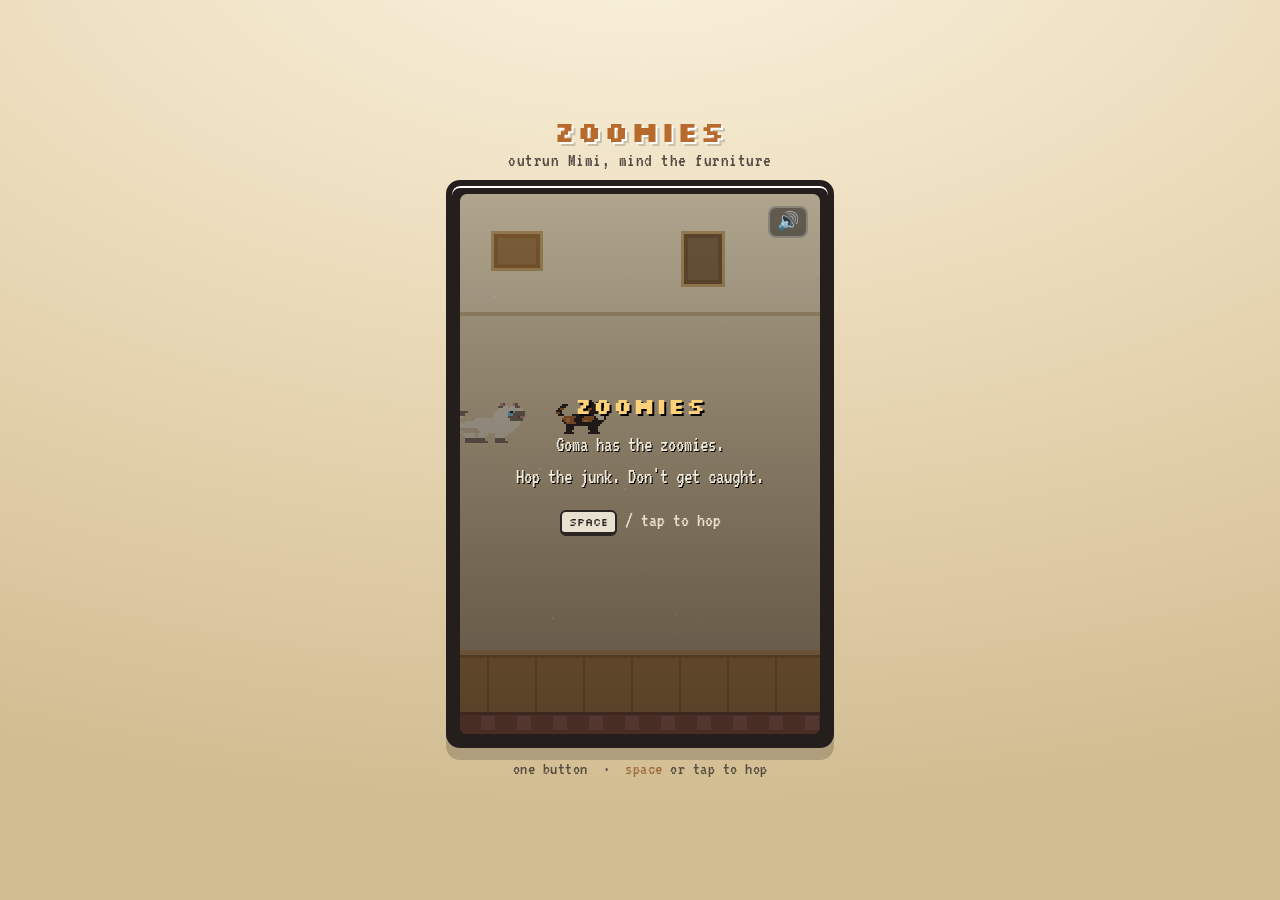
<file: games/zoomies/index.html>
<!DOCTYPE html>
<html lang="en">
<head>
<meta charset="UTF-8">
<meta name="viewport" content="width=device-width, initial-scale=1.0, maximum-scale=1.0, user-scalable=no">
<title>ZOOMIES — outrun Mimi</title>
<link rel="preconnect" href="https://fonts.googleapis.com">
<link rel="preconnect" href="https://fonts.gstatic.com" crossorigin>
<link href="https://fonts.googleapis.com/css2?family=Silkscreen:wght@400;700&family=VT323&display=swap" rel="stylesheet">
<style>
  :root{
    --ink:#241f1d;
    --wall:#efe2c4;
    --rust:#b86a2c;
    --rust-dk:#8a4d1c;
    --cream:#f3ebda;
  }
  *{box-sizing:border-box;margin:0;padding:0;}
  html,body{height:100%;}
  body{
    background:radial-gradient(130% 100% at 50% -10%, #fbf3df 0%, #e7d6b3 55%, #d2bd92 100%);
    font-family:'VT323',monospace;
    color:var(--ink);
    display:flex;flex-direction:column;align-items:center;justify-content:center;
    min-height:100%;
    padding:14px 10px 24px;
    -webkit-user-select:none;user-select:none;
    image-rendering:pixelated;
  }
  .wrap{display:flex;flex-direction:column;align-items:center;}
  h1.title{
    font-family:'Silkscreen',monospace;font-weight:700;
    font-size:clamp(18px,5vw,28px);
    color:var(--rust);
    text-shadow:2px 2px 0 #fff, 4px 4px 0 rgba(0,0,0,.16);
    letter-spacing:2px;text-align:center;margin-bottom:2px;
  }
  .subtitle{font-size:19px;opacity:.78;letter-spacing:.5px;margin-bottom:10px;text-align:center;}
  .frame{
    position:relative;
    border:6px solid var(--ink);border-radius:14px;
    background:#241f1d;
    box-shadow:0 12px 0 rgba(0,0,0,.18), 0 2px 0 #fff inset;
    padding:8px;
    touch-action:none;
  }
  .screen{
    position:relative;
    width:360px;max-width:92vw;
    aspect-ratio:360/540;
    border-radius:7px;overflow:hidden;background:#000;
    image-rendering:pixelated;
  }
  canvas#game{width:100%;height:100%;display:block;image-rendering:pixelated;}

  .overlay{
    position:absolute;inset:0;display:none;flex-direction:column;
    align-items:center;justify-content:center;text-align:center;
    padding:20px;color:var(--cream);
    background:linear-gradient(rgba(28,22,18,.30),rgba(28,22,18,.66));
  }
  .overlay.show{display:flex;}
  .overlay h2{
    font-family:'Silkscreen';font-size:22px;color:#ffd27a;
    text-shadow:2px 2px 0 #000;margin-bottom:12px;letter-spacing:1px;
  }
  .overlay p{font-size:21px;line-height:1.25;margin-bottom:6px;text-shadow:1px 1px 0 #000;}
  .overlay .big{font-family:'Silkscreen';font-size:30px;color:#fff;margin:2px 0;text-shadow:2px 2px 0 #000;}
  .overlay .hint{margin-top:14px;font-size:20px;opacity:.92;animation:pulse 1s ease-in-out infinite;}
  @keyframes pulse{0%,100%{opacity:.45;}50%{opacity:1;}}
  .key{
    font-family:'Silkscreen';font-size:11px;color:var(--ink);background:var(--cream);
    border:2px solid var(--ink);border-bottom-width:4px;border-radius:6px;
    padding:3px 7px;display:inline-block;
  }
  .mute{
    position:absolute;top:12px;right:12px;z-index:5;
    font-size:18px;line-height:1;cursor:pointer;
    background:rgba(36,31,29,.55);border:2px solid rgba(255,255,255,.25);
    border-radius:8px;padding:5px 7px;color:#fff;
  }
  .foot{margin-top:12px;font-size:18px;opacity:.7;text-align:center;letter-spacing:.5px;}
  .foot b{color:var(--rust-dk);font-weight:400;}
</style>
</head>
<body>
<div class="wrap">
  <h1 class="title">ZOOMIES</h1>
  <div class="subtitle">outrun Mimi, mind the furniture</div>
  <div class="frame" id="frame">
    <div class="screen">
      <canvas id="game" width="360" height="540"></canvas>
      <div class="mute" id="mute" title="sound">🔊</div>
      <div class="overlay show" id="ready">
        <h2>ZOOMIES</h2>
        <p>Goma has the zoomies.</p>
        <p>Hop the junk. Don't get caught.</p>
        <div class="hint"><span class="key">SPACE</span> / tap to hop</div>
      </div>
      <div class="overlay" id="dead">
        <h2 id="deadTitle">CAUGHT!</h2>
        <p>cleared</p>
        <div class="big" id="finalScore">0</div>
        <p>best <span id="bestScore">0</span></p>
        <div class="hint"><span class="key">SPACE</span> / tap to run again</div>
      </div>
    </div>
  </div>
  <div class="foot">one button &nbsp;·&nbsp; <b>space</b> or tap to hop</div>
</div>

<script>
"use strict";
(() => {
  // ---------- canvas ----------
  const cv = document.getElementById('game');
  const ctx = cv.getContext('2d');
  const W = cv.width, H = cv.height;       // logical pixels (360 x 540)
  ctx.imageSmoothingEnabled = false;

  // ---------- tunables ----------
  const FLOOR_H   = 84;                     // floor strip at the bottom
  const GROUND_Y  = H - FLOOR_H;            // y where the floor begins
  const BIRD_X    = 124;                    // tortie's fixed horizontal spot
  const GRAV      = 1750;                   // px/s^2
  const FLAP_V    = -470;                   // hop impulse
  const MAX_V     = 640;
  const OB_W      = 64;                     // furniture column width
  const GAP0      = 168;                    // starting gap
  const SPEED0    = 138;                    // starting scroll speed
  const SPAWN_DX  = 208;                    // horizontal spacing between obstacles

  // ---------- state ----------
  let state = 'ready';                      // ready | play | dead
  let birdY, birdV, birdRot, t, scrollX;
  let obstacles, score, best, speed;
  let spawnAcc;                             // distance since last spawn
  let deadAt, deathRot, deathV;
  let siameseY, lungeX;                     // pursuer

  best = +(localStorage.getItem('zoomies-best') || 0);

  // ---------- audio (WebAudio, no files) ----------
  let actx = null, muted = (localStorage.getItem('zoomies-muted') === '1');
  const muteBtn = document.getElementById('mute');
  muteBtn.textContent = muted ? '🔇' : '🔊';
  function ensureAudio(){ if(!actx){ try{ actx = new (window.AudioContext||window.webkitAudioContext)(); }catch(e){} } }
  function beep(freq, dur, type='square', vol=0.16, slideTo=null){
    if(muted || !actx) return;
    const o = actx.createOscillator(), g = actx.createGain();
    o.type = type; o.frequency.setValueAtTime(freq, actx.currentTime);
    if(slideTo) o.frequency.exponentialRampToValueAtTime(slideTo, actx.currentTime + dur);
    g.gain.setValueAtTime(vol, actx.currentTime);
    g.gain.exponentialRampToValueAtTime(0.001, actx.currentTime + dur);
    o.connect(g); g.connect(actx.destination);
    o.start(); o.stop(actx.currentTime + dur);
  }
  const sndFlap  = () => beep(540, 0.09, 'square', 0.12, 760);
  const sndScore = () => { beep(880, 0.07, 'square', 0.13); setTimeout(()=>beep(1320,0.09,'square',0.12),60); };
  const sndCrash = () => { beep(180, 0.18, 'sawtooth', 0.20, 70); };
  const sndCaught= () => { beep(420, 0.5, 'sawtooth', 0.18, 90); };
  muteBtn.addEventListener('click', (e) => {
    e.stopPropagation();
    muted = !muted; localStorage.setItem('zoomies-muted', muted ? '1':'0');
    muteBtn.textContent = muted ? '🔇' : '🔊';
  });

  // ---------- sprites ----------
  // Each sprite is baked once onto a tiny offscreen canvas (1 unit = 1 pixel),
  // then blitted scaled with smoothing off so it stays crisp pixel art.
  function makeCanvas(w,h){ const c=document.createElement('canvas'); c.width=w; c.height=h; return c; }
  function bake(gw, gh, layers){
    const c = makeCanvas(gw, gh), g = c.getContext('2d');
    for(const L of layers){
      g.fillStyle = L.c;
      for(const s of L.s) g.fillRect(s[1], s[0], s[2]-s[1]+1, 1);
    }
    return c;
  }

  // palettes
  const K='#211c1b', KD='#141010', GIN='#b4682a', GINL='#d68f4f', WHT='#f2ead9',
        EYE='#a8d24a', PUP='#1c1c10', PNK='#d98c97';
  const CRM='#efe6d2', CRD='#d8c8ab', PNT='#7d6f63', PNTD='#5d5046', BLU='#7cc0e6', BLUD='#2c5b76';

  // ----- black tortie (player), facing right, leaping -----
  // silhouette
  const TORTIE_BODY = [
    // ears
    [0,16,17],[0,21,22],
    [1,15,18],[1,20,23],
    // head
    [2,15,24],[3,14,25],[4,13,26],[5,13,26],[6,14,26],
    // neck/jaw
    [7,8,25],
    // body
    [8,4,24],[9,3,24],[10,3,23],[11,4,22],[12,5,21],
    // tail (curls up over the back, at the left)
    [7,1,3],[6,0,2],[5,0,2],[4,1,3],[3,2,4],[2,3,5],
  ];
  const TORTIE_LEGS_A = [
    [13,5,8],[13,16,20],[14,5,8],[14,16,20],[15,5,7],[15,17,20],[16,4,8],[16,16,21],
  ];
  const TORTIE_LEGS_B = [
    [13,6,9],[13,15,19],[14,6,9],[14,15,19],[15,7,9],[15,15,18],[16,6,10],[16,15,20],
  ];
  const TORTIE_GINGER = [
    [8,4,9],[9,3,8],[10,4,8],[11,5,9],         // haunch
    [8,14,18],[9,13,18],[10,13,17],            // back stripe
    [4,14,17],[5,14,16],[1,15,16],             // cheek + ear
    [6,0,1],[4,2,3],                           // tail bands
  ];
  const TORTIE_GINGERL = [ [9,5,6],[10,14,15],[5,15,15],[10,5,6] ];
  const TORTIE_WHITE = [ [7,19,23],[8,20,23],[9,21,23] ];   // chest bib
  const TORTIE_FACE = (legs) => [
    {c:K,  s:TORTIE_BODY},
    {c:K,  s:legs},
    {c:GIN,s:TORTIE_GINGER},
    {c:GINL,s:TORTIE_GINGERL},
    {c:WHT,s:TORTIE_WHITE},
    {c:EYE,s:[[4,21,23],[5,22,23]]},
    {c:PUP,s:[[4,22,22]]},
    {c:PNK,s:[[6,25,26]]},
    {c:PNK,s:[[1,16,16],[1,21,21]]},           // inner ears
  ];
  const tortieA = bake(28,18, TORTIE_FACE(TORTIE_LEGS_A));
  const tortieB = bake(28,18, TORTIE_FACE(TORTIE_LEGS_B));

  // ----- lilac-point siamese (pursuer), facing right, galloping -----
  const SIAM_BODY = [
    // ears
    [2,19,20],[2,24,25],[3,18,21],[3,23,26],
    // head
    [4,18,27],[5,17,28],[6,16,28],[7,16,28],
    // neck/jaw
    [8,9,27],
    // body
    [9,5,26],[10,3,26],[11,2,25],[12,2,24],[13,3,23],
    // tail (long, sweeps up-left)
    [9,0,2],[8,0,2],[7,1,3],[6,2,4],[5,3,5],
  ];
  const SIAM_LEGS_A = [
    [14,3,7],[14,11,14],[14,18,22],
    [15,3,6],[15,11,13],[15,18,21],
    [16,2,6],[16,11,13],[16,18,21],
    [17,2,6],[17,11,14],[17,18,22],
  ];
  const SIAM_LEGS_B = [
    [14,4,8],[14,10,13],[14,17,21],
    [15,5,8],[15,10,12],[15,17,20],
    [16,5,9],[16,10,12],[16,17,20],
    [17,5,9],[17,10,13],[17,17,21],
  ];
  const SIAM_POINTS = [
    // ears
    [2,19,20],[2,24,25],[3,18,19],[3,25,26],
    // face mask (muzzle + brow)
    [5,24,28],[6,23,28],[7,22,28],[8,23,27],
    // tail tip
    [5,3,5],[6,2,4],
  ];
  const SIAM_POINT_LEGS_A = [ [16,2,6],[16,11,13],[16,18,21],[17,2,6],[17,11,14],[17,18,22] ];
  const SIAM_POINT_LEGS_B = [ [16,5,9],[16,10,12],[16,17,20],[17,5,9],[17,10,13],[17,17,21] ];
  const SIAM_FACE = (legs, plegs) => [
    {c:CRM, s:SIAM_BODY},
    {c:CRM, s:legs},
    {c:CRD, s:[[12,3,9],[13,4,10]]},          // belly shade
    {c:PNT, s:SIAM_POINTS},
    {c:PNT, s:plegs},
    {c:PNTD,s:[[7,26,28]]},                    // dark muzzle front
    {c:BLU, s:[[5,22,24],[6,22,23]]},          // big round blue eye
    {c:PUP, s:[[5,23,23]]},
    {c:PNK, s:[[7,27,28]]},
    {c:PNK, s:[[2,19,19],[2,24,24]]},          // inner ears
  ];
  const siamA = bake(30,20, SIAM_FACE(SIAM_LEGS_A, SIAM_POINT_LEGS_A));
  const siamB = bake(30,20, SIAM_FACE(SIAM_LEGS_B, SIAM_POINT_LEGS_B));

  function blit(spr, cx, cy, scale, rot, flip){
    ctx.save();
    ctx.translate(cx, cy);
    if(rot) ctx.rotate(rot);
    if(flip) ctx.scale(-1,1);
    ctx.imageSmoothingEnabled = false;
    ctx.drawImage(spr, -spr.width*scale/2, -spr.height*scale/2, spr.width*scale, spr.height*scale);
    ctx.restore();
  }
  const TSC = 2.0, SSC = 2.5;                  // sprite display scales
  const TORTIE_W = 28*TSC, TORTIE_H = 18*TSC;

  // ---------- bitmap score digits (3x5) ----------
  const DIGITS = {
    0:["111","101","101","101","111"],1:["010","110","010","010","111"],
    2:["111","001","111","100","111"],3:["111","001","111","001","111"],
    4:["101","101","111","001","001"],5:["111","100","111","001","111"],
    6:["111","100","111","101","111"],7:["111","001","010","010","010"],
    8:["111","101","111","101","111"],9:["111","101","111","001","111"],
  };
  function drawNumber(n, cx, topY, px){
    const str = String(n);
    const dw = 3*px, gap = px, total = str.length*dw + (str.length-1)*gap;
    let x = Math.round(cx - total/2);
    for(const ch of str){
      const rows = DIGITS[ch];
      for(let r=0;r<5;r++) for(let c=0;c<3;c++) if(rows[r][c]==='1'){
        ctx.fillStyle = '#000'; ctx.fillRect(x+c*px-1, topY+r*px-1, px+2, px+2); // outline
      }
      for(let r=0;r<5;r++) for(let c=0;c<3;c++) if(rows[r][c]==='1'){
        ctx.fillStyle = '#fff'; ctx.fillRect(x+c*px, topY+r*px, px, px);
      }
      x += dw + gap;
    }
  }

  // ---------- furniture obstacles ----------
  const BTYPES = ['boxes','books','plant','basket'];
  const TTYPES = ['shelf','lamp','curtain'];
  let rng = 1;                                 // tiny deterministic-ish PRNG seed
  function rand(){ rng = (rng*1103515245 + 12345) & 0x7fffffff; return rng / 0x7fffffff; }
  function pick(a){ return a[(rand()*a.length)|0]; }

  function px(x,y,w,h,c){ ctx.fillStyle=c; ctx.fillRect(x|0,y|0,w|0,h|0); }

  // bottom furniture: fills the column from y0 down to GROUND_Y (cap at the top/gap end)
  function drawBottom(x, y0, type, seed){
    const w = OB_W, h = GROUND_Y - y0;
    if(type==='boxes'){
      px(x,y0,w,h,'#c79a5e');
      px(x,y0,w,h-0,'#c79a5e');
      // box dividers
      for(let yy=y0+26; yy<GROUND_Y; yy+=30) px(x,yy,w,3,'#9c6f38');
      px(x,y0,w,4,'#a9763a');                 // top lid
      px(x+w/2-2,y0,4,h,'#a9763a');           // tape seam
      px(x+4,y0+8,w-8,3,'#e6c389');           // flap highlight
      px(x,y0,3,h,'#e6c389'); px(x+w-3,y0,3,h,'#9c6f38');
    } else if(type==='books'){
      const cols=['#b8453f','#3f72a6','#d8a93a','#5a8a51','#8a5a9c','#c97a3a'];
      // Deterministic per-obstacle layout: seed a local PRNG so the spines keep
      // the same heights and colors every frame (drawing with the shared rand()
      // re-rolled them each frame, which looked like flickering rainbow boxes).
      let s = (seed || 1) >>> 0;
      const br = () => { s = (s*1103515245 + 12345) & 0x7fffffff; return s / 0x7fffffff; };
      let yy=y0;
      while(yy<GROUND_Y){
        const bh = 11 + ((br()*9)|0);
        const col = cols[(br()*cols.length)|0];
        px(x,yy,w,Math.min(bh,GROUND_Y-yy),col);
        px(x,yy,w,2, 'rgba(0,0,0,.18)');      // spine shade
        px(x+w-8,yy+3,3,Math.max(1,bh-6),'rgba(255,255,255,.30)'); // title tick
        yy += bh+1;
      }
      px(x,y0,w,3,'#cdb98c');
    } else if(type==='plant'){
      // terracotta pot at the bottom, foliage filling up to the cap
      const potH = Math.min(40, h);
      const potY = GROUND_Y - potH;
      px(x+4,potY,w-8,potH,'#c1693f');
      px(x+4,potY,w-8,6,'#a4502c');
      px(x+2,potY,w-4,5,'#d8804f');           // rim
      // leaves
      const leafTop = y0;
      px(x+6,leafTop,w-12,potY-leafTop+6,'#4f7f3a');
      for(let i=0;i<5;i++){
        const ly = leafTop + i*((potY-leafTop)/5);
        px(x+2,ly,10,7,'#5f9445'); px(x+w-12,ly+4,10,7,'#5f9445');
        px(x+w/2-5,ly-2,10,8,'#6fae50');
      }
      px(x+8,leafTop,w-16,4,'#7cbf5c');
    } else { // basket
      px(x+2,y0,w-4,h,'#b98a4e');
      for(let yy=y0+5; yy<GROUND_Y; yy+=7) px(x+2,yy,w-4,2,'#8a6534'); // weave rows
      for(let xx=x+8; xx<x+w-4; xx+=12) px(xx,y0,2,h,'#8a6534');       // weave cols
      px(x+2,y0,w-4,5,'#caa066');             // rim
      // clothes poking out at the cap
      px(x+6,y0-7,16,9,'#e0e6ec'); px(x+w-24,y0-5,16,8,'#d8b6c0');
    }
  }

  // top furniture: hangs from y=0 down to y1 (cap at the bottom/gap end)
  function drawTop(x, y1, type){
    const w = OB_W;
    if(type==='shelf'){
      // a bracket coming down to a shelf plank, with items sitting on it
      px(x+w/2-4,0,8,y1-12,'#7a5a36');        // bracket
      px(x,y1-12,w,12,'#9c6f38');             // shelf plank
      px(x,y1-12,w,3,'#c79a5e');
      px(x+6,y1-24,7,12,'#b8453f');           // a book standing
      px(x+15,y1-22,6,10,'#3f72a6');
      px(x+w-20,y1-26,12,14,'#cdb98c');       // a vase
      px(x+w-18,y1-30,8,6,'#5f9445');
    } else if(type==='lamp'){
      px(x+w/2-1,0,2,y1-22,'#3a342f');        // cord
      // lampshade as the cap
      for(let i=0;i<22;i++){
        const ww = 14 + i*((w-18)/22);
        px(x+w/2-ww/2, y1-22+i, ww, 1, '#e8c15a');
      }
      px(x+w/2-((14+(w-18))/2)/1, y1-1, 1,1,'#000');
      px(x+8,y1-3,w-16,3,'#caa033');          // shade rim
      px(x+w/2-10,y1-12,20,4,'rgba(255,255,255,.35)'); // glow
    } else { // curtain
      px(x,0,w,y1,'#8aa0b8');
      for(let xx=x+5; xx<x+w; xx+=10){
        px(xx,0,4,y1,'#7890ab');              // folds
        px(xx+4,0,1,y1,'#9fb4ca');
      }
      px(x,0,w,5,'#5f7790');                 // curtain rod shade (top)
      // ruffle cap
      for(let xx=x; xx<x+w; xx+=8){ px(xx,y1-5,8,5,'#9fb4ca'); px(xx,y1,4,3,'#7890ab'); }
    }
  }

  // ---------- background ----------
  let pictureSeed = [ {x:40,w:46,h:34,c:'#9c6f38'}, {x:230,w:38,h:50,c:'#7a5a36'}, {x:430,w:54,h:30,c:'#8a6a44'} ];
  let motes = [];
  for(let i=0;i<14;i++) motes.push({ x:rand()*W, y:rand()*GROUND_Y, s:0.4+rand()*0.8, r:1+(rand()*2|0) });

  function drawBackground(dt){
    // wall
    const wg = ctx.createLinearGradient(0,0,0,GROUND_Y);
    wg.addColorStop(0,'#efe2c4'); wg.addColorStop(1,'#e3d0a9');
    ctx.fillStyle = wg; ctx.fillRect(0,0,W,GROUND_Y);
    // picture rail + lower-wall tint
    px(0,118,W,4,'#cbb488');
    ctx.fillStyle='rgba(150,120,70,.08)'; ctx.fillRect(0,122,W,GROUND_Y-122);
    // slow parallax framed pictures on the wall
    const pOff = (scrollX*0.28) % 520;
    for(let base=-520; base<W+520; base+=520){
      for(const p of pictureSeed){
        const fx = base + p.x - pOff;
        if(fx > W || fx < -p.w) continue;
        px(fx-3, 40-3, p.w+6, p.h+6, '#caa86e');   // frame
        px(fx, 40, p.w, p.h, p.c);
        px(fx+4,44,p.w-8,p.h-8,'rgba(255,255,255,.10)');
      }
    }
    // floating dust motes
    for(const m of motes){
      m.x -= (speed*0.35*m.s)*dt; if(m.x < -4){ m.x = W+4; m.y = rand()*GROUND_Y; }
      px(m.x, m.y, m.r, m.r, 'rgba(255,255,255,.5)');
    }
    // floor
    px(0,GROUND_Y,W,FLOOR_H,'#c8924e');
    px(0,GROUND_Y,W,5,'#e0b072');
    px(0,GROUND_Y+5,W,3,'#a9763a');
    const fOff = scrollX % 48;
    for(let x=-fOff; x<W; x+=48){ px(x,GROUND_Y+8,2,FLOOR_H-8,'#a9763a'); }
    // a rug runner
    px(0,GROUND_Y+FLOOR_H-22,W,22,'#9c5a4a');
    const rOff = scrollX % 36;
    for(let x=-rOff; x<W; x+=36) px(x+6,GROUND_Y+FLOOR_H-18,14,14,'#b87466');
    px(0,GROUND_Y+FLOOR_H-22,W,3,'#7d463a');
  }

  // ---------- game flow ----------
  function reset(){
    birdY = H*0.42; birdV = 0; birdRot = 0; t = 0; scrollX = 0;
    obstacles = []; score = 0; speed = SPEED0; spawnAcc = SPAWN_DX - 40;
    siameseY = birdY; lungeX = 0; deathRot = 0; deathV = 0;
    rng = 12345 + (best*7 + 1);
  }
  function start(){ state='play'; }
  function flap(){
    birdV = FLAP_V;
    birdRot = -0.5;
    sndFlap();
  }
  function spawnObstacle(){
    const gap = Math.max(132, GAP0 - score*1.4);
    const minC = gap/2 + 46, maxC = GROUND_Y - gap/2 - 24;
    const gy = minC + rand()*(maxC-minC);
    obstacles.push({ x:W+10, gy, gap, btype:pick(BTYPES), ttype:pick(TTYPES), scored:false, seed:(rand()*2147483647)>>>0 });
  }
  function die(){
    if(state!=='play') return;
    state='dead'; deadAt = t; deathV = -260; deathRot = 0;
    sndCrash(); setTimeout(sndCaught, 180);
    if(score > best){ best = score; localStorage.setItem('zoomies-best', String(best)); }
  }

  // ---------- input ----------
  function press(){
    ensureAudio();
    if(actx && actx.state==='suspended') actx.resume();
    if(state==='ready'){ hide(readyEl); start(); flap(); }
    else if(state==='play'){ flap(); }
    else if(state==='dead'){ if(t - deadAt > 0.6) restart(); }
  }
  const readyEl = document.getElementById('ready');
  const deadEl  = document.getElementById('dead');
  const show = el => el.classList.add('show');
  const hide = el => el.classList.remove('show');
  function restart(){ reset(); hide(deadEl); state='ready'; show(readyEl); }

  document.getElementById('frame').addEventListener('pointerdown', (e)=>{ e.preventDefault(); press(); });
  window.addEventListener('keydown', (e)=>{
    if(e.code==='Space' || e.code==='ArrowUp' || e.code==='KeyW'){ e.preventDefault(); press(); }
  });

  // ---------- update ----------
  function update(dt){
    if(state==='play'){
      t += dt;
      speed = SPEED0 + Math.min(score*2.2, 96);
      scrollX += speed*dt;
      birdV = Math.min(birdV + GRAV*dt, MAX_V);
      birdY += birdV*dt;
      // rotation eases toward velocity-based tilt
      const targetRot = Math.max(-0.5, Math.min(1.5, birdV/520));
      birdRot += (targetRot - birdRot) * Math.min(1, dt*12);
      // pursuer eases toward the tortie's height (reads as "chasing")
      siameseY += (birdY - siameseY) * Math.min(1, dt*2.2);

      // spawn by distance
      spawnAcc += speed*dt;
      if(spawnAcc >= SPAWN_DX){ spawnAcc -= SPAWN_DX; spawnObstacle(); }

      // move + score + cull
      for(const o of obstacles){
        o.x -= speed*dt;
        if(!o.scored && o.x + OB_W < BIRD_X){ o.scored=true; score++; sndScore(); }
      }
      obstacles = obstacles.filter(o => o.x > -OB_W-4);

      // collisions
      const hw = TORTIE_W*0.30, hh = TORTIE_H*0.32;   // forgiving hitbox
      const bx0=BIRD_X-hw, bx1=BIRD_X+hw, by0=birdY-hh, by1=birdY+hh;
      if(by1 >= GROUND_Y){ birdY = GROUND_Y - hh; die(); }
      if(birdY < 4){ birdY = 4; birdV = 0; }
      for(const o of obstacles){
        if(bx1 > o.x && bx0 < o.x+OB_W){
          const gapTop = o.gy - o.gap/2, gapBot = o.gy + o.gap/2;
          if(by0 < gapTop || by1 > gapBot){ die(); break; }
        }
      }
    } else if(state==='dead'){
      t += dt;
      // tortie tumbles down; siamese lunges in for the catch
      deathV = Math.min(deathV + GRAV*dt, MAX_V);
      birdY = Math.min(birdY + deathV*dt, GROUND_Y - 6);
      deathRot += dt*7;
      lungeX = Math.min(1, lungeX + dt*2.6);
      siameseY += (birdY - siameseY) * Math.min(1, dt*4);
      if(t - deadAt > 0.55 && !deadEl.classList.contains('show')){
        document.getElementById('finalScore').textContent = score;
        document.getElementById('bestScore').textContent = best;
        document.getElementById('deadTitle').textContent = score>=10 ? 'SO CLOSE!' : 'CAUGHT!';
        show(deadEl);
      }
    } else { // ready: gentle idle bob
      t += dt; scrollX += 18*dt;
      birdY = H*0.42 + Math.sin(t*3)*7;
      siameseY = birdY + 6;
    }
  }

  // ---------- render ----------
  function render(){
    drawBackground(state==='play' ? 1/60 : 1/120);

    // obstacles
    for(const o of obstacles){
      drawBottom(o.x, o.gy + o.gap/2, o.btype, o.seed);
      drawTop(o.x, o.gy - o.gap/2, o.ttype);
    }

    // pursuer siamese on the left, galloping, eyes on the tortie
    const legFrame = (Math.floor(t*12)%2===0) ? siamA : siamB;
    const baseSX = 30;
    const sx = baseSX + (state==='dead' ? lungeX*(BIRD_X - baseSX - 8) : 0);
    const sBob = state==='play' ? Math.sin(t*16)*3 : Math.sin(t*5)*2;
    blit(legFrame, sx, siameseY + sBob, SSC, state==='dead' ? lungeX*0.3 : 0, false);

    // tortie (player)
    const tFrame = (Math.floor(t*14)%2===0) ? tortieA : tortieB;
    const rot = state==='dead' ? deathRot : birdRot;
    blit(tFrame, BIRD_X, birdY, TSC, rot, false);

    // score (during play / dead)
    if(state!=='ready') drawNumber(score, W/2, 36, 7);
  }

  // ---------- loop ----------
  let last = 0;
  function frame(ts){
    if(!last) last = ts;
    let dt = (ts - last)/1000; last = ts;
    if(dt > 0.05) dt = 0.05;                  // clamp after tab-out
    update(dt);
    render();
    requestAnimationFrame(frame);
  }
  reset();
  requestAnimationFrame(frame);
})();
</script>
</body>
</html>
</file>
<file: assets/style.css>
/* The Playground library chrome.
   Deliberately neutral and modern — not themed like any one game — so the games'
   own art carries the color and nothing here implies a house style for games. */
:root {
  --bg: #0e0f13;
  --surface: #181a21;
  --surface-hi: #20232e;
  --border: #2a2e3a;
  --border-hi: #3a3f4f;
  --text: #e8eaf0;
  --muted: #9aa1b2;
  --accent: #8b93ff;
}

* { box-sizing: border-box; margin: 0; padding: 0; }
html, body { height: 100%; }
body {
  background:
    radial-gradient(80% 50% at 50% -5%, #1a1d2b 0%, rgba(26,29,43,0) 60%),
    var(--bg);
  color: var(--text);
  font-family: system-ui, -apple-system, "Segoe UI", Roboto, Helvetica, Arial, sans-serif;
  font-size: 16px;
  line-height: 1.55;
  -webkit-font-smoothing: antialiased;
  min-height: 100%;
  display: flex;
  flex-direction: column;
  padding: 40px 20px 64px;
}

a { color: var(--accent); text-decoration: none; }
a:hover { text-decoration: underline; }

/* ---------- header ---------- */
.site-head {
  width: 100%;
  max-width: 1100px;
  margin: 0 auto 36px;
  display: flex;
  align-items: baseline;
  flex-wrap: wrap;
  gap: 8px 20px;
}
.logo {
  font-family: "Space Grotesk", system-ui, sans-serif;
  font-size: 26px;
  font-weight: 700;
  letter-spacing: -0.02em;
  color: var(--text);
}
.logo a { color: inherit; }
.logo a:hover { text-decoration: none; }
.logo .mark { color: var(--accent); }
.tagline { color: var(--muted); font-size: 16px; }
.topnav { margin-left: auto; display: flex; gap: 22px; align-items: baseline; }
.topnav a { color: var(--muted); font-size: 15px; font-weight: 500; }
.topnav a:hover { color: var(--text); text-decoration: none; }

/* ---------- library grid ---------- */
main { flex: 1; width: 100%; max-width: 1100px; margin: 0 auto; }
.grid {
  display: grid;
  grid-template-columns: repeat(auto-fill, minmax(280px, 1fr));
  gap: 22px;
}
.loading { color: var(--muted); padding: 48px 0; text-align: center; grid-column: 1 / -1; }

.cell { display: flex; flex-direction: column; }
.card {
  background: var(--surface);
  border: 1px solid var(--border);
  border-radius: 14px;
  overflow: hidden;
  display: flex;
  flex-direction: column;
  color: var(--text);
  transition: transform .14s ease, border-color .14s ease, background .14s ease;
}
.card:hover {
  transform: translateY(-4px);
  border-color: var(--border-hi);
  background: var(--surface-hi);
  text-decoration: none;
}
.game-cl {
  align-self: flex-start;
  margin-top: 10px;
  font-size: 14px;
  font-weight: 500;
  color: var(--muted);
}
.game-cl:hover { color: var(--accent); }
.card-art {
  aspect-ratio: 16 / 10;
  background: #0b0c10;
  overflow: hidden;
}
.card-art img {
  width: 100%; height: 100%;
  object-fit: cover;
  display: block;
  transition: transform .25s ease;
}
.card:hover .card-art img { transform: scale(1.04); }
.card-art.emoji {
  display: flex; align-items: center; justify-content: center;
  font-size: 64px;
  background: radial-gradient(circle at 50% 35%, #242838, #12141c);
}
.card-body { padding: 16px 18px 18px; }
.card-body h2 {
  font-family: "Space Grotesk", system-ui, sans-serif;
  font-size: 18px;
  font-weight: 600;
  letter-spacing: -0.01em;
  margin-bottom: 4px;
}
.card-tagline { color: var(--muted); font-size: 15px; }

/* ---------- changelog ---------- */
.changelog-list { display: flex; flex-direction: column; gap: 18px; }
.cl-game {
  background: var(--surface);
  border: 1px solid var(--border);
  border-radius: 14px;
  padding: 22px 26px;
}
.cl-game > h2 {
  font-family: "Space Grotesk", system-ui, sans-serif;
  font-size: 20px;
  font-weight: 600;
  margin-bottom: 4px;
}
.cl-game > h2 a { color: var(--text); }
.cl-game .cl-sub { color: var(--muted); font-size: 14px; margin-bottom: 12px; }
.cl-body h2 {
  font-family: "Space Grotesk", system-ui, sans-serif;
  font-size: 14px;
  font-weight: 600;
  color: var(--accent);
  margin: 14px 0 6px;
}
.cl-body h3 { font-size: 14px; color: var(--muted); margin: 10px 0 4px; }
.cl-body ul { margin: 4px 0 8px 22px; }
.cl-body li { margin-bottom: 4px; color: #d2d6e2; }
.cl-body p { color: #d2d6e2; margin-bottom: 8px; }
.cl-body code {
  background: #0b0c10;
  border: 1px solid var(--border);
  padding: 1px 5px;
  border-radius: 5px;
  font-size: 13px;
}

/* ---------- footer ---------- */
.site-foot {
  width: 100%; max-width: 1100px; margin: 48px auto 0;
  color: var(--muted); font-size: 14px;
}
</file>
